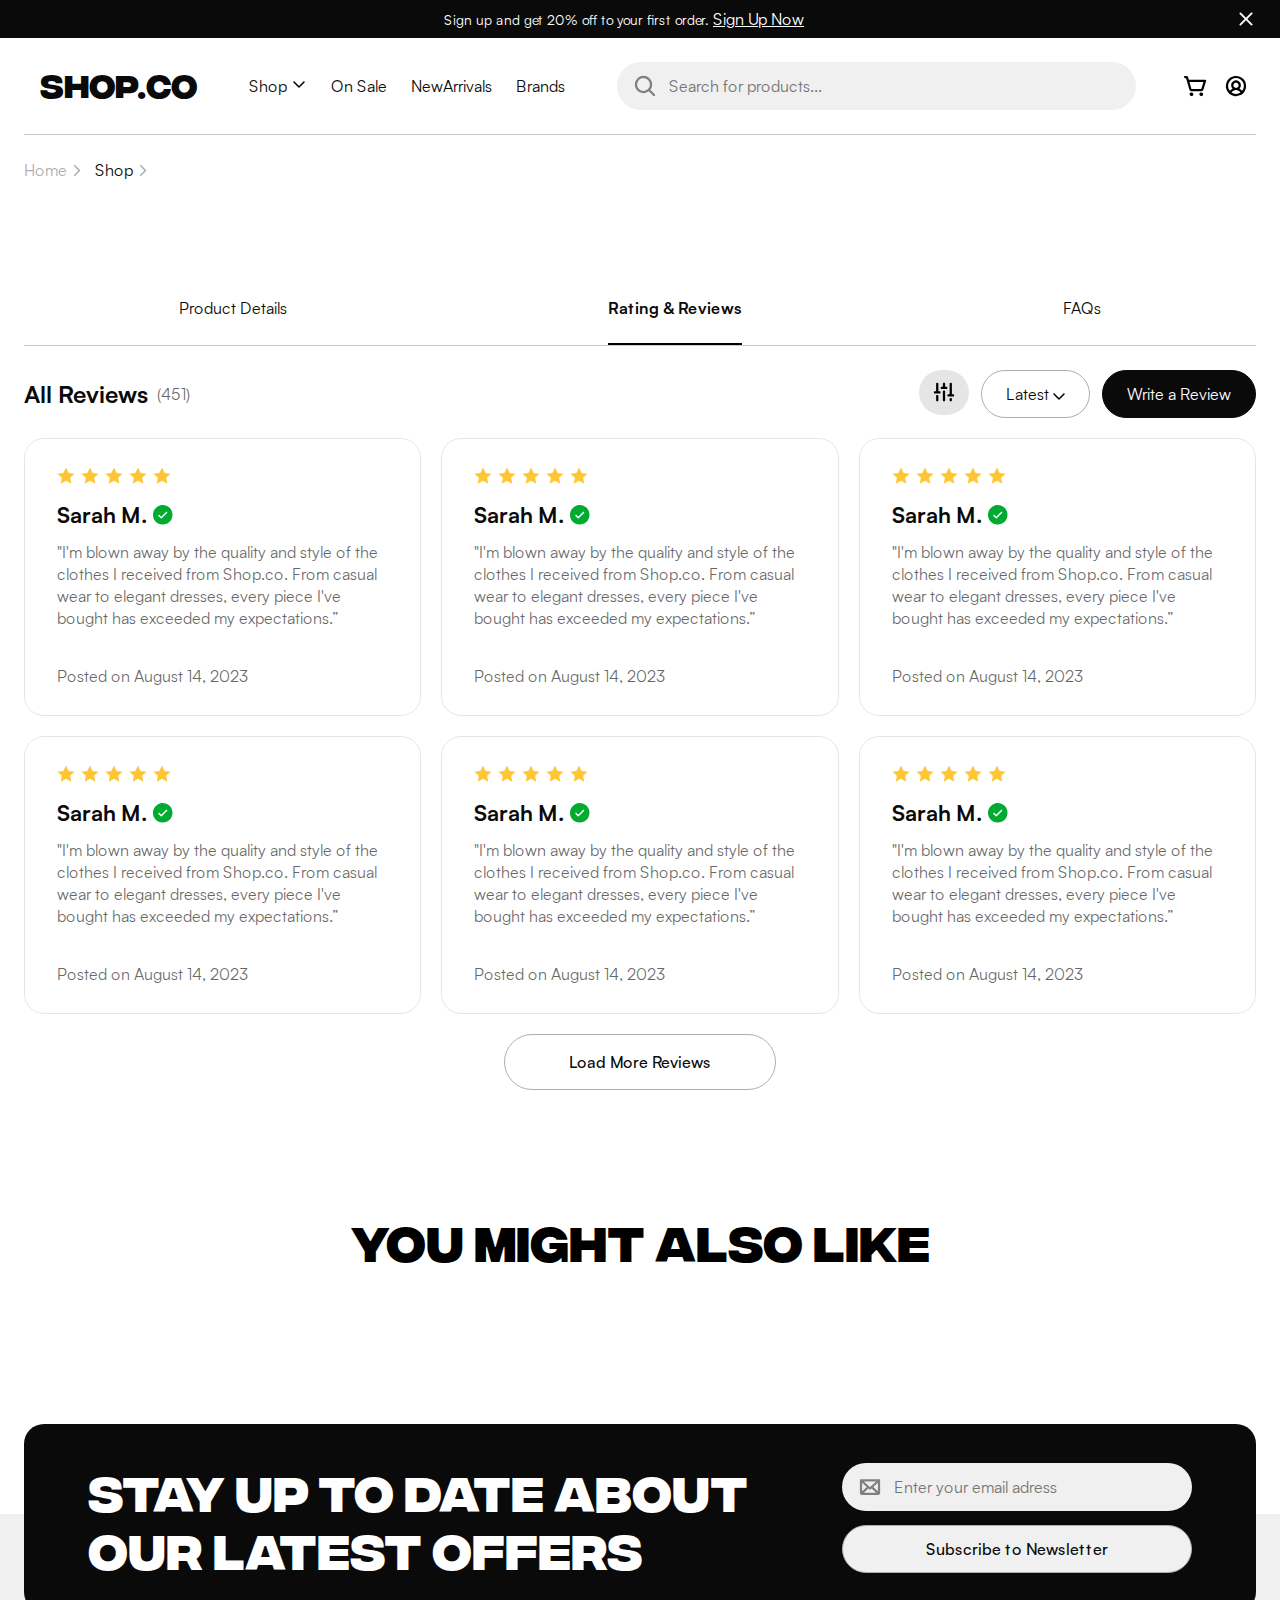
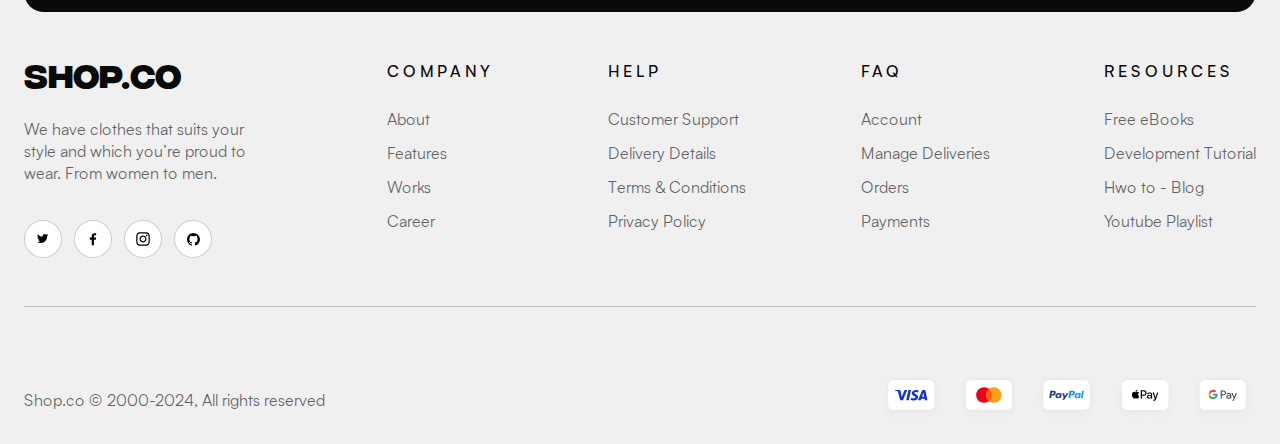
<file: html/product-details.html>
<!DOCTYPE html>
<html lang="en">

<head>
    <meta charset="UTF-8">
    <meta name="viewport" content="width=device-width, initial-scale=1.0">
    <title>Product</title>
    <link rel="stylesheet" href="../css/style.css">
    <link rel="stylesheet" href="../css/product-style.css">
    <link rel="stylesheet" href="../fonts/fonts.css">
    <link rel="stylesheet" href="../css/media.css">
    <link rel="icon" type="image/x-icon" href="../assets/icons/favicon.ico">

</head>

<body>
    <header>
        <div class="offer">
        </div>
        <div class="nav-container container">
        </div>
    </header>
    <main class="container">
        <hr>
        <div class="nav-history gap-12 d-flex-row flex-wrap">
            <a href="index.html" class="history_item d-flex-row">Home
                <svg class="history-icon" width="12" height="7" viewBox="0 0 12 7" fill="none"
                    xmlns="http://www.w3.org/2000/svg">
                    <path
                        d="M11.5306 1.53063L6.5306 6.53063C6.46092 6.60055 6.37813 6.65602 6.28696 6.69388C6.1958 6.73173 6.09806 6.75122 5.99935 6.75122C5.90064 6.75122 5.8029 6.73173 5.71173 6.69388C5.62057 6.65602 5.53778 6.60055 5.4681 6.53063L0.468098 1.53063C0.327202 1.38973 0.248047 1.19864 0.248047 0.999378C0.248047 0.80012 0.327202 0.609024 0.468098 0.468128C0.608994 0.327231 0.800091 0.248077 0.999348 0.248077C1.19861 0.248077 1.3897 0.327231 1.5306 0.468128L5.99997 4.9375L10.4693 0.467503C10.6102 0.326607 10.8013 0.247452 11.0006 0.247452C11.1999 0.247452 11.391 0.326607 11.5318 0.467503C11.6727 0.608399 11.7519 0.799496 11.7519 0.998753C11.7519 1.19801 11.6727 1.38911 11.5318 1.53L11.5306 1.53063Z"
                        fill="rgb(174, 174, 174)" />
                </svg>
            </a>
            <a href="shop.html" class="history_item d-flex-row">Shop
                <svg class="history-icon" width="12" height="7" viewBox="0 0 12 7" fill="none"
                    xmlns="http://www.w3.org/2000/svg">
                    <path
                        d="M11.5306 1.53063L6.5306 6.53063C6.46092 6.60055 6.37813 6.65602 6.28696 6.69388C6.1958 6.73173 6.09806 6.75122 5.99935 6.75122C5.90064 6.75122 5.8029 6.73173 5.71173 6.69388C5.62057 6.65602 5.53778 6.60055 5.4681 6.53063L0.468098 1.53063C0.327202 1.38973 0.248047 1.19864 0.248047 0.999378C0.248047 0.80012 0.327202 0.609024 0.468098 0.468128C0.608994 0.327231 0.800091 0.248077 0.999348 0.248077C1.19861 0.248077 1.3897 0.327231 1.5306 0.468128L5.99997 4.9375L10.4693 0.467503C10.6102 0.326607 10.8013 0.247452 11.0006 0.247452C11.1999 0.247452 11.391 0.326607 11.5318 0.467503C11.6727 0.608399 11.7519 0.799496 11.7519 0.998753C11.7519 1.19801 11.6727 1.38911 11.5318 1.53L11.5306 1.53063Z"
                        fill="rgb(174, 174, 174)" />
                </svg>
            </a>
        </div>
        <section class="section-product grid">
        </section>
        <section class="section-pageChoice">
            <div class="pageChoice d-flex-row">
                <div class="choice_page">
                    <a href="#">Product Details</a>
                </div>
                <div class="choice_page">
                    <a href="#">Rating & Reviews</a>
                </div>
                <div class="choice_page">
                    <a href="#">FAQs</a>
                </div>
            </div>
            <hr>
        </section>
        <section class="section-reviews grid">
            <div class="reviews-header gap-20 d-flex-row flex-wrap">
                <div class="header-left grid">
                    <p class="header_title">All Reviews</p>
                    <p class="review-number">(451)</p>
                </div>
                <div class="header-right gap-12 grid">
                    <div class="filter-btn pill">
                        <svg width="22" height="20" viewBox="0 0 22 20" fill="none" xmlns="http://www.w3.org/2000/svg">
                            <path
                                d="M12.125 9.625V18.25C12.125 18.5484 12.0065 18.8345 11.7955 19.0455C11.5845 19.2565 11.2984 19.375 11 19.375C10.7016 19.375 10.4155 19.2565 10.2045 19.0455C9.99353 18.8345 9.875 18.5484 9.875 18.25V9.625C9.875 9.32663 9.99353 9.04048 10.2045 8.8295C10.4155 8.61853 10.7016 8.5 11 8.5C11.2984 8.5 11.5845 8.61853 11.7955 8.8295C12.0065 9.04048 12.125 9.32663 12.125 9.625ZM17.75 16C17.4516 16 17.1655 16.1185 16.9545 16.3295C16.7435 16.5405 16.625 16.8266 16.625 17.125V18.25C16.625 18.5484 16.7435 18.8345 16.9545 19.0455C17.1655 19.2565 17.4516 19.375 17.75 19.375C18.0484 19.375 18.3345 19.2565 18.5455 19.0455C18.7565 18.8345 18.875 18.5484 18.875 18.25V17.125C18.875 16.8266 18.7565 16.5405 18.5455 16.3295C18.3345 16.1185 18.0484 16 17.75 16ZM20 12.25H18.875V1.75C18.875 1.45163 18.7565 1.16548 18.5455 0.954505C18.3345 0.743526 18.0484 0.625 17.75 0.625C17.4516 0.625 17.1655 0.743526 16.9545 0.954505C16.7435 1.16548 16.625 1.45163 16.625 1.75V12.25H15.5C15.2016 12.25 14.9155 12.3685 14.7045 12.5795C14.4935 12.7905 14.375 13.0766 14.375 13.375C14.375 13.6734 14.4935 13.9595 14.7045 14.1705C14.9155 14.3815 15.2016 14.5 15.5 14.5H20C20.2984 14.5 20.5845 14.3815 20.7955 14.1705C21.0065 13.9595 21.125 13.6734 21.125 13.375C21.125 13.0766 21.0065 12.7905 20.7955 12.5795C20.5845 12.3685 20.2984 12.25 20 12.25ZM4.25 13C3.95163 13 3.66548 13.1185 3.4545 13.3295C3.24353 13.5405 3.125 13.8266 3.125 14.125V18.25C3.125 18.5484 3.24353 18.8345 3.4545 19.0455C3.66548 19.2565 3.95163 19.375 4.25 19.375C4.54837 19.375 4.83452 19.2565 5.0455 19.0455C5.25647 18.8345 5.375 18.5484 5.375 18.25V14.125C5.375 13.8266 5.25647 13.5405 5.0455 13.3295C4.83452 13.1185 4.54837 13 4.25 13ZM6.5 9.25H5.375V1.75C5.375 1.45163 5.25647 1.16548 5.0455 0.954505C4.83452 0.743526 4.54837 0.625 4.25 0.625C3.95163 0.625 3.66548 0.743526 3.4545 0.954505C3.24353 1.16548 3.125 1.45163 3.125 1.75V9.25H2C1.70163 9.25 1.41548 9.36853 1.2045 9.5795C0.993526 9.79048 0.875 10.0766 0.875 10.375C0.875 10.6734 0.993526 10.9595 1.2045 11.1705C1.41548 11.3815 1.70163 11.5 2 11.5H6.5C6.79837 11.5 7.08452 11.3815 7.2955 11.1705C7.50647 10.9595 7.625 10.6734 7.625 10.375C7.625 10.0766 7.50647 9.79048 7.2955 9.5795C7.08452 9.36853 6.79837 9.25 6.5 9.25ZM13.25 4.75H12.125V1.75C12.125 1.45163 12.0065 1.16548 11.7955 0.954505C11.5845 0.743526 11.2984 0.625 11 0.625C10.7016 0.625 10.4155 0.743526 10.2045 0.954505C9.99353 1.16548 9.875 1.45163 9.875 1.75V4.75H8.75C8.45163 4.75 8.16548 4.86853 7.9545 5.0795C7.74353 5.29048 7.625 5.57663 7.625 5.875C7.625 6.17337 7.74353 6.45952 7.9545 6.6705C8.16548 6.88147 8.45163 7 8.75 7H13.25C13.5484 7 13.8345 6.88147 14.0455 6.6705C14.2565 6.45952 14.375 6.17337 14.375 5.875C14.375 5.57663 14.2565 5.29048 14.0455 5.0795C13.8345 4.86853 13.5484 4.75 13.25 4.75Z"
                                fill="black" />
                        </svg>
                    </div>
                    <div class="latest-dropdown secondary-btn pill">Latest
                        <svg class="rotate-icon" width="12" height="7" viewBox="0 0 12 7" fill="none"
                            xmlns="http://www.w3.org/2000/svg">
                            <path
                                d="M11.5306 1.53063L6.5306 6.53063C6.46092 6.60055 6.37813 6.65602 6.28696 6.69388C6.1958 6.73173 6.09806 6.75122 5.99935 6.75122C5.90064 6.75122 5.8029 6.73173 5.71173 6.69388C5.62057 6.65602 5.53778 6.60055 5.4681 6.53063L0.468098 1.53063C0.327202 1.38973 0.248047 1.19864 0.248047 0.999378C0.248047 0.80012 0.327202 0.609024 0.468098 0.468128C0.608994 0.327231 0.800091 0.248077 0.999348 0.248077C1.19861 0.248077 1.3897 0.327231 1.5306 0.468128L5.99997 4.9375L10.4693 0.467503C10.6102 0.326607 10.8013 0.247452 11.0006 0.247452C11.1999 0.247452 11.391 0.326607 11.5318 0.467503C11.6727 0.608399 11.7519 0.799496 11.7519 0.998753C11.7519 1.19801 11.6727 1.38911 11.5318 1.53L11.5306 1.53063Z"
                                fill="black" />
                        </svg>
                    </div>
                    <div class="writeReview-btn primary-btn pill pill-selected">Write a Review</div>
                </div>
            </div>
            <div class="review-cards gap-20">
                <div class="review-card grid">
                    <div class="review-card-rating d-flex-row">
                        <img src="../assets/icons/rating-starFull.svg" alt="star-full">
                        <img src="../assets/icons/rating-starFull.svg" alt="star-full">
                        <img src="../assets/icons/rating-starFull.svg" alt="star-full">
                        <img src="../assets/icons/rating-starFull.svg" alt="star-full">
                        <img src="../assets/icons/rating-starFull.svg" alt="star-full">
                    </div>
                    <div class="review-card-content grid">
                        <div class="content-title d-flex-row">
                            <p class="card_title">Sarah M. </p>
                            <img src="../assets/icons/verified-badge.svg" alt="verified-client">
                        </div>
                        <p class="content-text">"I'm blown away by the quality and style of the clothes I received
                            from Shop.co. From casual wear to elegant dresses, every piece I've bought has exceeded
                            my expectations.”</p>
                        <p class="content-postDate">Posted on August 14, 2023</p>
                    </div>
                </div>
                <div class="review-card grid">
                    <div class="review-card-rating d-flex-row">
                        <img src="../assets/icons/rating-starFull.svg" alt="star-full">
                        <img src="../assets/icons/rating-starFull.svg" alt="star-full">
                        <img src="../assets/icons/rating-starFull.svg" alt="star-full">
                        <img src="../assets/icons/rating-starFull.svg" alt="star-full">
                        <img src="../assets/icons/rating-starFull.svg" alt="star-full">
                    </div>
                    <div class="review-card-content grid">
                        <div class="content-title d-flex-row">
                            <p class="card_title">Sarah M. </p>
                            <img src="../assets/icons/verified-badge.svg" alt="verified-client">
                        </div>
                        <p class="content-text">"I'm blown away by the quality and style of the clothes I received
                            from Shop.co. From casual wear to elegant dresses, every piece I've bought has exceeded
                            my expectations.”</p>
                        <p class="content-postDate">Posted on August 14, 2023</p>
                    </div>
                </div>
                <div class="review-card grid">
                    <div class="review-card-rating d-flex-row">
                        <img src="../assets/icons/rating-starFull.svg" alt="star-full">
                        <img src="../assets/icons/rating-starFull.svg" alt="star-full">
                        <img src="../assets/icons/rating-starFull.svg" alt="star-full">
                        <img src="../assets/icons/rating-starFull.svg" alt="star-full">
                        <img src="../assets/icons/rating-starFull.svg" alt="star-full">
                    </div>
                    <div class="review-card-content grid">
                        <div class="content-title d-flex-row">
                            <p class="card_title">Sarah M. </p>
                            <img src="../assets/icons/verified-badge.svg" alt="verified-client">
                        </div>
                        <p class="content-text">"I'm blown away by the quality and style of the clothes I received
                            from Shop.co. From casual wear to elegant dresses, every piece I've bought has exceeded
                            my expectations.”</p>
                        <p class="content-postDate">Posted on August 14, 2023</p>
                    </div>
                </div>
                <div class="review-card grid">
                    <div class="review-card-rating d-flex-row">
                        <img src="../assets/icons/rating-starFull.svg" alt="star-full">
                        <img src="../assets/icons/rating-starFull.svg" alt="star-full">
                        <img src="../assets/icons/rating-starFull.svg" alt="star-full">
                        <img src="../assets/icons/rating-starFull.svg" alt="star-full">
                        <img src="../assets/icons/rating-starFull.svg" alt="star-full">
                    </div>
                    <div class="review-card-content grid">
                        <div class="content-title d-flex-row">
                            <p class="card_title">Sarah M. </p>
                            <img src="../assets/icons/verified-badge.svg" alt="verified-client">
                        </div>
                        <p class="content-text">"I'm blown away by the quality and style of the clothes I received
                            from Shop.co. From casual wear to elegant dresses, every piece I've bought has exceeded
                            my expectations.”</p>
                        <p class="content-postDate">Posted on August 14, 2023</p>
                    </div>
                </div>
                <div class="review-card grid">
                    <div class="review-card-rating d-flex-row">
                        <img src="../assets/icons/rating-starFull.svg" alt="star-full">
                        <img src="../assets/icons/rating-starFull.svg" alt="star-full">
                        <img src="../assets/icons/rating-starFull.svg" alt="star-full">
                        <img src="../assets/icons/rating-starFull.svg" alt="star-full">
                        <img src="../assets/icons/rating-starFull.svg" alt="star-full">
                    </div>
                    <div class="review-card-content grid">
                        <div class="content-title d-flex-row">
                            <p class="card_title">Sarah M. </p>
                            <img src="../assets/icons/verified-badge.svg" alt="verified-client">
                        </div>
                        <p class="content-text">"I'm blown away by the quality and style of the clothes I received
                            from Shop.co. From casual wear to elegant dresses, every piece I've bought has exceeded
                            my expectations.”</p>
                        <p class="content-postDate">Posted on August 14, 2023</p>
                    </div>
                </div>
                <div class="review-card grid">
                    <div class="review-card-rating d-flex-row">
                        <img src="../assets/icons/rating-starFull.svg" alt="star-full">
                        <img src="../assets/icons/rating-starFull.svg" alt="star-full">
                        <img src="../assets/icons/rating-starFull.svg" alt="star-full">
                        <img src="../assets/icons/rating-starFull.svg" alt="star-full">
                        <img src="../assets/icons/rating-starFull.svg" alt="star-full">
                    </div>
                    <div class="review-card-content grid">
                        <div class="content-title d-flex-row">
                            <p class="card_title">Sarah M. </p>
                            <img src="../assets/icons/verified-badge.svg" alt="verified-client">
                        </div>
                        <p class="content-text">"I'm blown away by the quality and style of the clothes I received
                            from Shop.co. From casual wear to elegant dresses, every piece I've bought has exceeded
                            my expectations.”</p>
                        <p class="content-postDate">Posted on August 14, 2023</p>
                    </div>
                </div>
            </div>
            <div class="reviewViewMore-btn grid">
                <div class="btn secondary-btn">Load More Reviews</div>
            </div>
        </section>
        <section class="section-newArrivals listing-wrapper d-flex-col">
            <h2 class="newArrivals-title">YOU MIGHT ALSO LIKE</h2>
            <div class="newArrivals-list carousel card-list d-flex-row">
            </div>
        </section>
    </main>
    <footer class="footer">
    </footer>
    <script src="../js/productPage/main.js" type="module"></script>

</body>

</html>
</file>
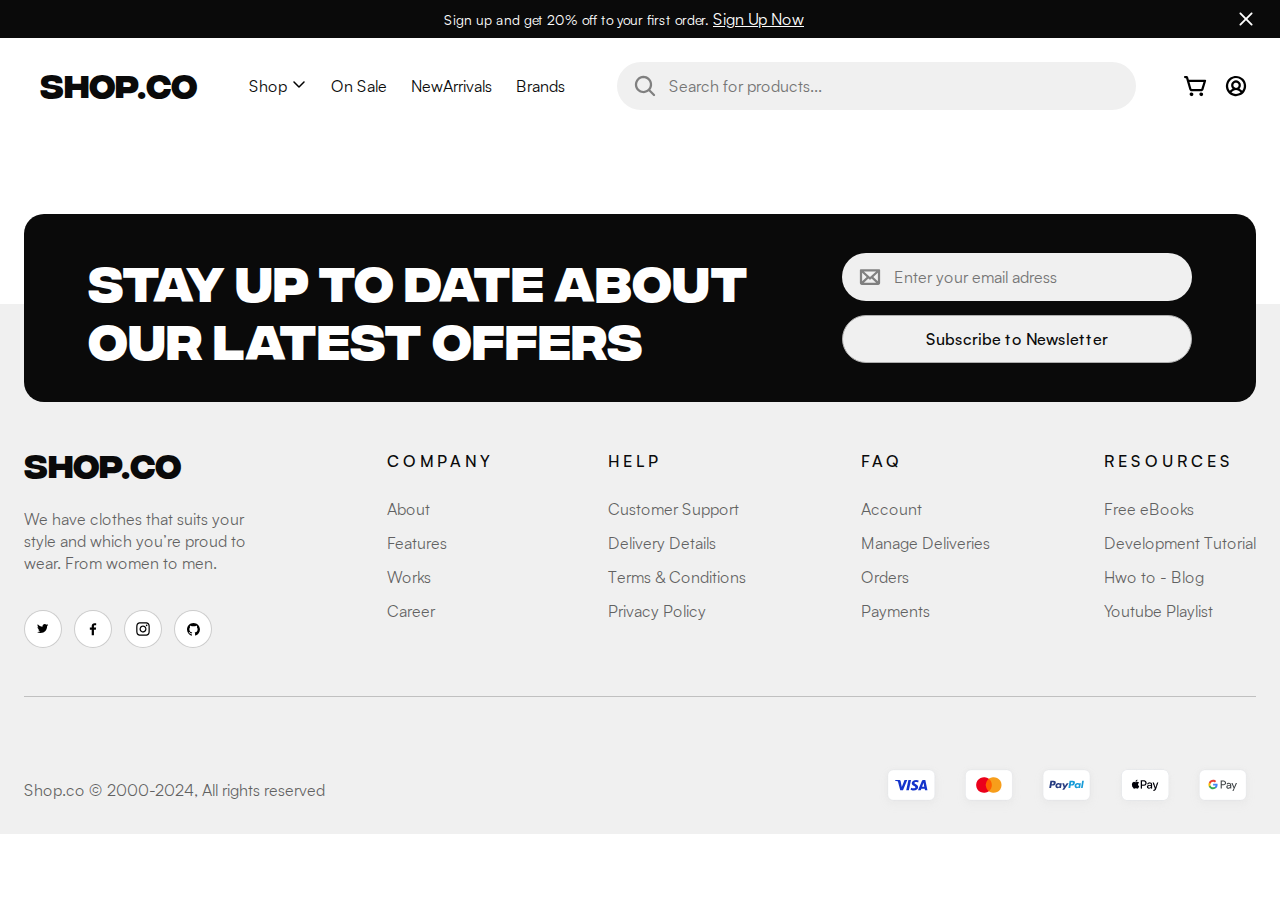
<file: html/user.html>
<!DOCTYPE html>
<html lang="en">

<head>
    <meta charset="UTF-8">
    <meta name="viewport" content="width=device-width, initial-scale=1.0">
    <title>User</title>
    <link rel="stylesheet" href="../css/style.css">
    <link rel="stylesheet" href="../css/media.css">
    <link rel="stylesheet" href="../fonts/fonts.css">
    <link rel="icon" type="image/x-icon" href="../assets/icons/favicon.ico">

</head>

<body>
    <header>
        <div class="offer">
        </div>
        <div class="nav-container container">
        </div>
    </header>
    <main class="container"></main>
    <footer class="footer"></footer>
    <script src="../js/userPage/main.js" type="module"></script>
</body>

</html>
</file>
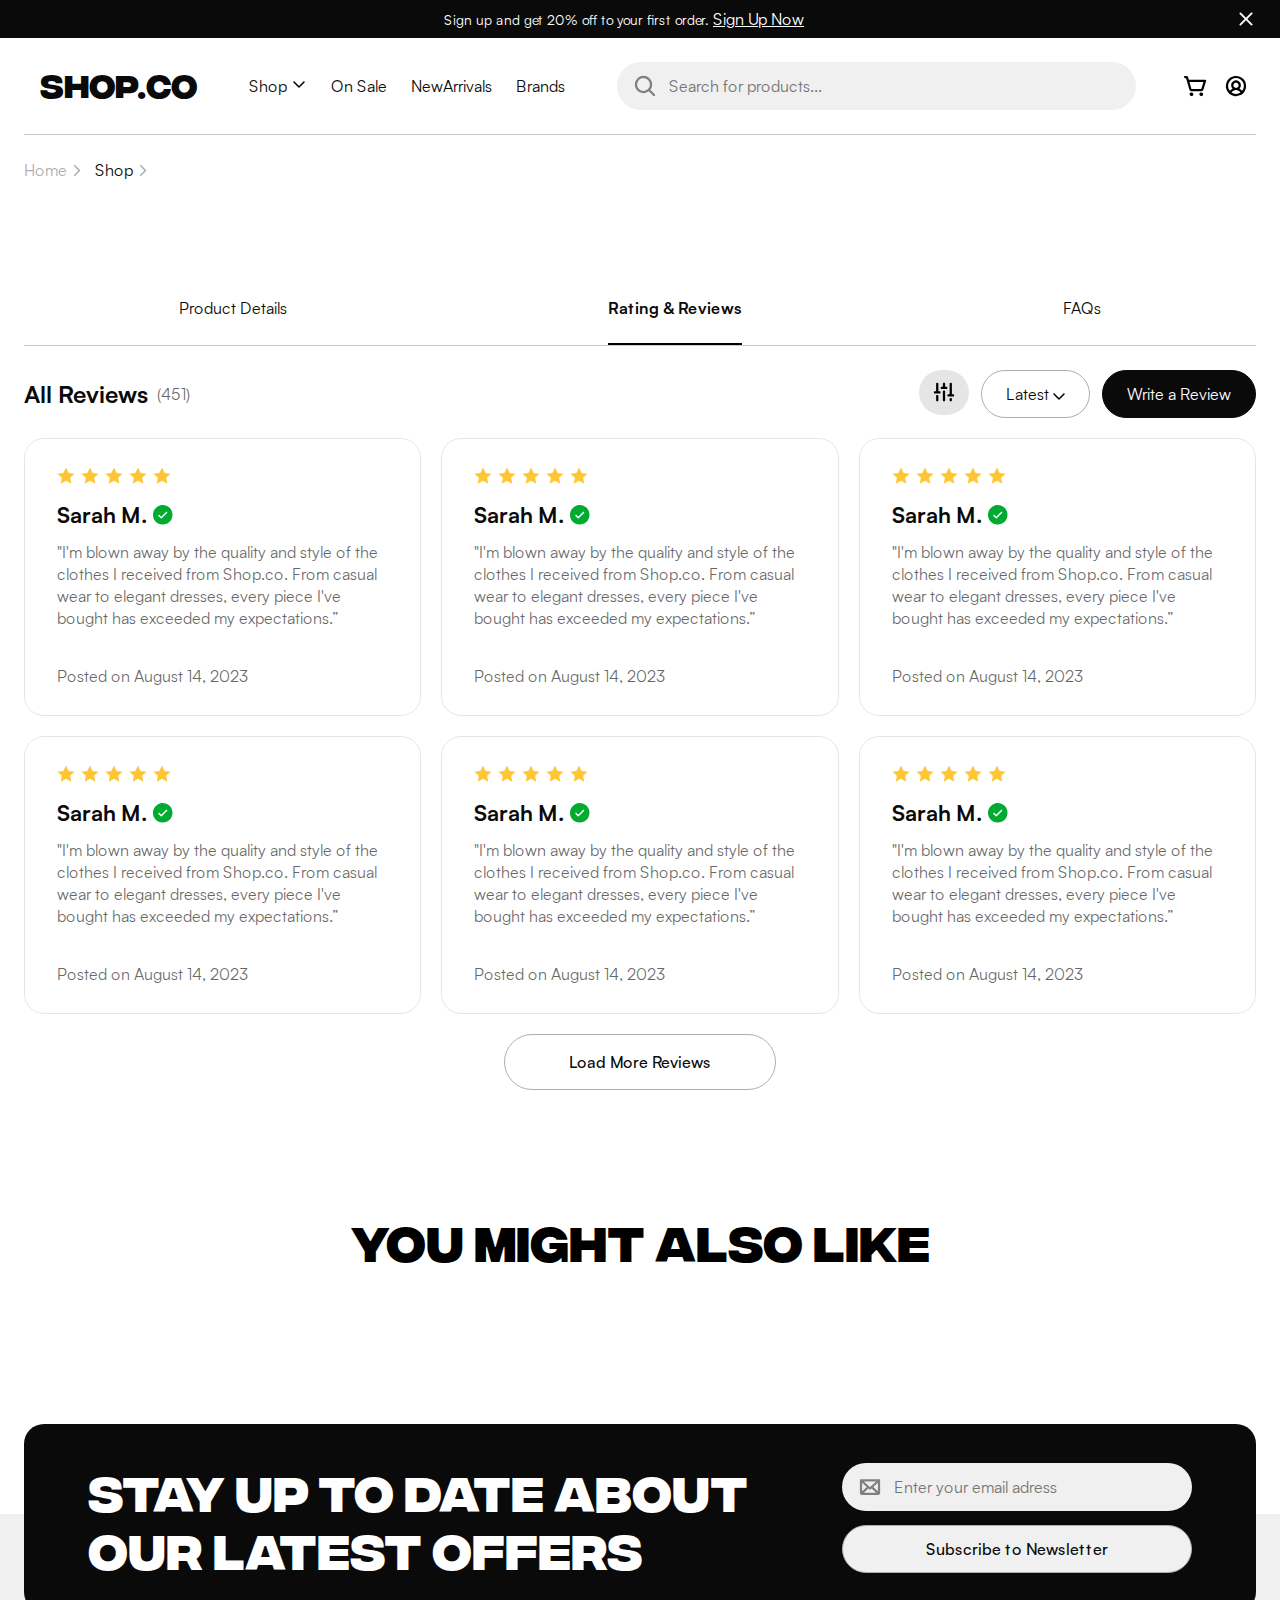
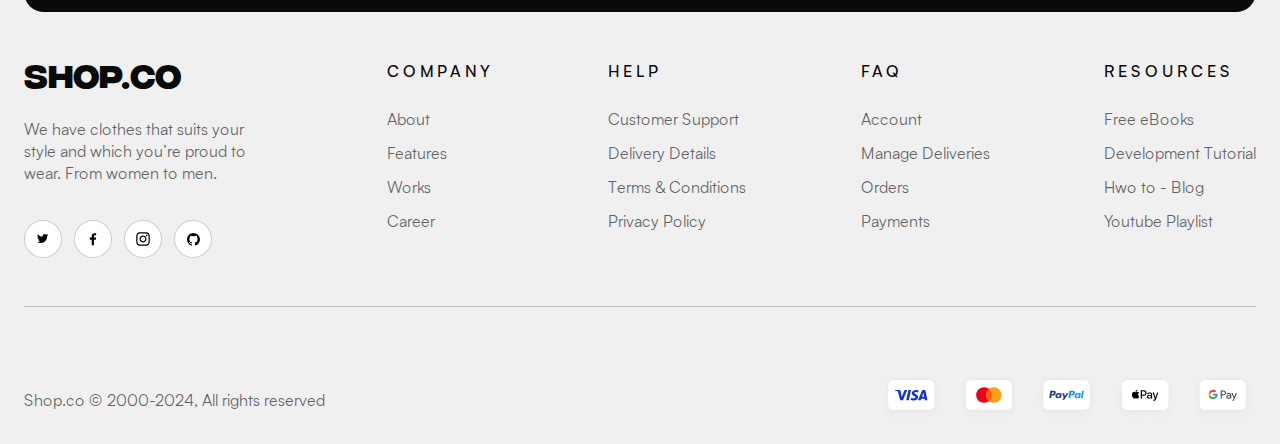
<file: Project/html/product-details.html>
<!DOCTYPE html>
<html lang="en">

<head>
    <meta charset="UTF-8">
    <meta name="viewport" content="width=device-width, initial-scale=1.0">
    <title>Product</title>
    <link rel="stylesheet" href="../css/style.css">
    <link rel="stylesheet" href="../css/product-style.css">
    <link rel="stylesheet" href="../fonts/fonts.css">
    <link rel="stylesheet" href="../css/media.css">
    <link rel="icon" type="image/x-icon" href="../assets/icons/favicon.ico">

</head>

<body>
    <header>
        <div class="offer">
        </div>
        <div class="nav-container container">
        </div>
    </header>
    <main class="container">
        <hr>
        <div class="nav-history gap-12 d-flex-row flex-wrap">
            <a href="home.html" class="history_item d-flex-row">Home
                <svg class="history-icon" width="12" height="7" viewBox="0 0 12 7" fill="none"
                    xmlns="http://www.w3.org/2000/svg">
                    <path
                        d="M11.5306 1.53063L6.5306 6.53063C6.46092 6.60055 6.37813 6.65602 6.28696 6.69388C6.1958 6.73173 6.09806 6.75122 5.99935 6.75122C5.90064 6.75122 5.8029 6.73173 5.71173 6.69388C5.62057 6.65602 5.53778 6.60055 5.4681 6.53063L0.468098 1.53063C0.327202 1.38973 0.248047 1.19864 0.248047 0.999378C0.248047 0.80012 0.327202 0.609024 0.468098 0.468128C0.608994 0.327231 0.800091 0.248077 0.999348 0.248077C1.19861 0.248077 1.3897 0.327231 1.5306 0.468128L5.99997 4.9375L10.4693 0.467503C10.6102 0.326607 10.8013 0.247452 11.0006 0.247452C11.1999 0.247452 11.391 0.326607 11.5318 0.467503C11.6727 0.608399 11.7519 0.799496 11.7519 0.998753C11.7519 1.19801 11.6727 1.38911 11.5318 1.53L11.5306 1.53063Z"
                        fill="rgb(174, 174, 174)" />
                </svg>
            </a>
            <a href="shop.html" class="history_item d-flex-row">Shop
                <svg class="history-icon" width="12" height="7" viewBox="0 0 12 7" fill="none"
                    xmlns="http://www.w3.org/2000/svg">
                    <path
                        d="M11.5306 1.53063L6.5306 6.53063C6.46092 6.60055 6.37813 6.65602 6.28696 6.69388C6.1958 6.73173 6.09806 6.75122 5.99935 6.75122C5.90064 6.75122 5.8029 6.73173 5.71173 6.69388C5.62057 6.65602 5.53778 6.60055 5.4681 6.53063L0.468098 1.53063C0.327202 1.38973 0.248047 1.19864 0.248047 0.999378C0.248047 0.80012 0.327202 0.609024 0.468098 0.468128C0.608994 0.327231 0.800091 0.248077 0.999348 0.248077C1.19861 0.248077 1.3897 0.327231 1.5306 0.468128L5.99997 4.9375L10.4693 0.467503C10.6102 0.326607 10.8013 0.247452 11.0006 0.247452C11.1999 0.247452 11.391 0.326607 11.5318 0.467503C11.6727 0.608399 11.7519 0.799496 11.7519 0.998753C11.7519 1.19801 11.6727 1.38911 11.5318 1.53L11.5306 1.53063Z"
                        fill="rgb(174, 174, 174)" />
                </svg>
            </a>
        </div>
        <section class="section-product grid">
        </section>
        <section class="section-pageChoice">
            <div class="pageChoice d-flex-row">
                <div class="choice_page">
                    <a href="#">Product Details</a>
                </div>
                <div class="choice_page">
                    <a href="#">Rating & Reviews</a>
                </div>
                <div class="choice_page">
                    <a href="#">FAQs</a>
                </div>
            </div>
            <hr>
        </section>
        <section class="section-reviews grid">
            <div class="reviews-header gap-20 d-flex-row flex-wrap">
                <div class="header-left grid">
                    <p class="header_title">All Reviews</p>
                    <p class="review-number">(451)</p>
                </div>
                <div class="header-right gap-12 grid">
                    <div class="filter-btn pill">
                        <svg width="22" height="20" viewBox="0 0 22 20" fill="none" xmlns="http://www.w3.org/2000/svg">
                            <path
                                d="M12.125 9.625V18.25C12.125 18.5484 12.0065 18.8345 11.7955 19.0455C11.5845 19.2565 11.2984 19.375 11 19.375C10.7016 19.375 10.4155 19.2565 10.2045 19.0455C9.99353 18.8345 9.875 18.5484 9.875 18.25V9.625C9.875 9.32663 9.99353 9.04048 10.2045 8.8295C10.4155 8.61853 10.7016 8.5 11 8.5C11.2984 8.5 11.5845 8.61853 11.7955 8.8295C12.0065 9.04048 12.125 9.32663 12.125 9.625ZM17.75 16C17.4516 16 17.1655 16.1185 16.9545 16.3295C16.7435 16.5405 16.625 16.8266 16.625 17.125V18.25C16.625 18.5484 16.7435 18.8345 16.9545 19.0455C17.1655 19.2565 17.4516 19.375 17.75 19.375C18.0484 19.375 18.3345 19.2565 18.5455 19.0455C18.7565 18.8345 18.875 18.5484 18.875 18.25V17.125C18.875 16.8266 18.7565 16.5405 18.5455 16.3295C18.3345 16.1185 18.0484 16 17.75 16ZM20 12.25H18.875V1.75C18.875 1.45163 18.7565 1.16548 18.5455 0.954505C18.3345 0.743526 18.0484 0.625 17.75 0.625C17.4516 0.625 17.1655 0.743526 16.9545 0.954505C16.7435 1.16548 16.625 1.45163 16.625 1.75V12.25H15.5C15.2016 12.25 14.9155 12.3685 14.7045 12.5795C14.4935 12.7905 14.375 13.0766 14.375 13.375C14.375 13.6734 14.4935 13.9595 14.7045 14.1705C14.9155 14.3815 15.2016 14.5 15.5 14.5H20C20.2984 14.5 20.5845 14.3815 20.7955 14.1705C21.0065 13.9595 21.125 13.6734 21.125 13.375C21.125 13.0766 21.0065 12.7905 20.7955 12.5795C20.5845 12.3685 20.2984 12.25 20 12.25ZM4.25 13C3.95163 13 3.66548 13.1185 3.4545 13.3295C3.24353 13.5405 3.125 13.8266 3.125 14.125V18.25C3.125 18.5484 3.24353 18.8345 3.4545 19.0455C3.66548 19.2565 3.95163 19.375 4.25 19.375C4.54837 19.375 4.83452 19.2565 5.0455 19.0455C5.25647 18.8345 5.375 18.5484 5.375 18.25V14.125C5.375 13.8266 5.25647 13.5405 5.0455 13.3295C4.83452 13.1185 4.54837 13 4.25 13ZM6.5 9.25H5.375V1.75C5.375 1.45163 5.25647 1.16548 5.0455 0.954505C4.83452 0.743526 4.54837 0.625 4.25 0.625C3.95163 0.625 3.66548 0.743526 3.4545 0.954505C3.24353 1.16548 3.125 1.45163 3.125 1.75V9.25H2C1.70163 9.25 1.41548 9.36853 1.2045 9.5795C0.993526 9.79048 0.875 10.0766 0.875 10.375C0.875 10.6734 0.993526 10.9595 1.2045 11.1705C1.41548 11.3815 1.70163 11.5 2 11.5H6.5C6.79837 11.5 7.08452 11.3815 7.2955 11.1705C7.50647 10.9595 7.625 10.6734 7.625 10.375C7.625 10.0766 7.50647 9.79048 7.2955 9.5795C7.08452 9.36853 6.79837 9.25 6.5 9.25ZM13.25 4.75H12.125V1.75C12.125 1.45163 12.0065 1.16548 11.7955 0.954505C11.5845 0.743526 11.2984 0.625 11 0.625C10.7016 0.625 10.4155 0.743526 10.2045 0.954505C9.99353 1.16548 9.875 1.45163 9.875 1.75V4.75H8.75C8.45163 4.75 8.16548 4.86853 7.9545 5.0795C7.74353 5.29048 7.625 5.57663 7.625 5.875C7.625 6.17337 7.74353 6.45952 7.9545 6.6705C8.16548 6.88147 8.45163 7 8.75 7H13.25C13.5484 7 13.8345 6.88147 14.0455 6.6705C14.2565 6.45952 14.375 6.17337 14.375 5.875C14.375 5.57663 14.2565 5.29048 14.0455 5.0795C13.8345 4.86853 13.5484 4.75 13.25 4.75Z"
                                fill="black" />
                        </svg>
                    </div>
                    <div class="latest-dropdown secondary-btn pill">Latest
                        <svg class="rotate-icon" width="12" height="7" viewBox="0 0 12 7" fill="none"
                            xmlns="http://www.w3.org/2000/svg">
                            <path
                                d="M11.5306 1.53063L6.5306 6.53063C6.46092 6.60055 6.37813 6.65602 6.28696 6.69388C6.1958 6.73173 6.09806 6.75122 5.99935 6.75122C5.90064 6.75122 5.8029 6.73173 5.71173 6.69388C5.62057 6.65602 5.53778 6.60055 5.4681 6.53063L0.468098 1.53063C0.327202 1.38973 0.248047 1.19864 0.248047 0.999378C0.248047 0.80012 0.327202 0.609024 0.468098 0.468128C0.608994 0.327231 0.800091 0.248077 0.999348 0.248077C1.19861 0.248077 1.3897 0.327231 1.5306 0.468128L5.99997 4.9375L10.4693 0.467503C10.6102 0.326607 10.8013 0.247452 11.0006 0.247452C11.1999 0.247452 11.391 0.326607 11.5318 0.467503C11.6727 0.608399 11.7519 0.799496 11.7519 0.998753C11.7519 1.19801 11.6727 1.38911 11.5318 1.53L11.5306 1.53063Z"
                                fill="black" />
                        </svg>
                    </div>
                    <div class="writeReview-btn primary-btn pill pill-selected">Write a Review</div>
                </div>
            </div>
            <div class="review-cards gap-20">
                <div class="review-card grid">
                    <div class="review-card-rating d-flex-row">
                        <img src="../assets/icons/rating-starFull.svg" alt="star-full">
                        <img src="../assets/icons/rating-starFull.svg" alt="star-full">
                        <img src="../assets/icons/rating-starFull.svg" alt="star-full">
                        <img src="../assets/icons/rating-starFull.svg" alt="star-full">
                        <img src="../assets/icons/rating-starFull.svg" alt="star-full">
                    </div>
                    <div class="review-card-content grid">
                        <div class="content-title d-flex-row">
                            <p class="card_title">Sarah M. </p>
                            <img src="../assets/icons/verified-badge.svg" alt="verified-client">
                        </div>
                        <p class="content-text">"I'm blown away by the quality and style of the clothes I received
                            from Shop.co. From casual wear to elegant dresses, every piece I've bought has exceeded
                            my expectations.”</p>
                        <p class="content-postDate">Posted on August 14, 2023</p>
                    </div>
                </div>
                <div class="review-card grid">
                    <div class="review-card-rating d-flex-row">
                        <img src="../assets/icons/rating-starFull.svg" alt="star-full">
                        <img src="../assets/icons/rating-starFull.svg" alt="star-full">
                        <img src="../assets/icons/rating-starFull.svg" alt="star-full">
                        <img src="../assets/icons/rating-starFull.svg" alt="star-full">
                        <img src="../assets/icons/rating-starFull.svg" alt="star-full">
                    </div>
                    <div class="review-card-content grid">
                        <div class="content-title d-flex-row">
                            <p class="card_title">Sarah M. </p>
                            <img src="../assets/icons/verified-badge.svg" alt="verified-client">
                        </div>
                        <p class="content-text">"I'm blown away by the quality and style of the clothes I received
                            from Shop.co. From casual wear to elegant dresses, every piece I've bought has exceeded
                            my expectations.”</p>
                        <p class="content-postDate">Posted on August 14, 2023</p>
                    </div>
                </div>
                <div class="review-card grid">
                    <div class="review-card-rating d-flex-row">
                        <img src="../assets/icons/rating-starFull.svg" alt="star-full">
                        <img src="../assets/icons/rating-starFull.svg" alt="star-full">
                        <img src="../assets/icons/rating-starFull.svg" alt="star-full">
                        <img src="../assets/icons/rating-starFull.svg" alt="star-full">
                        <img src="../assets/icons/rating-starFull.svg" alt="star-full">
                    </div>
                    <div class="review-card-content grid">
                        <div class="content-title d-flex-row">
                            <p class="card_title">Sarah M. </p>
                            <img src="../assets/icons/verified-badge.svg" alt="verified-client">
                        </div>
                        <p class="content-text">"I'm blown away by the quality and style of the clothes I received
                            from Shop.co. From casual wear to elegant dresses, every piece I've bought has exceeded
                            my expectations.”</p>
                        <p class="content-postDate">Posted on August 14, 2023</p>
                    </div>
                </div>
                <div class="review-card grid">
                    <div class="review-card-rating d-flex-row">
                        <img src="../assets/icons/rating-starFull.svg" alt="star-full">
                        <img src="../assets/icons/rating-starFull.svg" alt="star-full">
                        <img src="../assets/icons/rating-starFull.svg" alt="star-full">
                        <img src="../assets/icons/rating-starFull.svg" alt="star-full">
                        <img src="../assets/icons/rating-starFull.svg" alt="star-full">
                    </div>
                    <div class="review-card-content grid">
                        <div class="content-title d-flex-row">
                            <p class="card_title">Sarah M. </p>
                            <img src="../assets/icons/verified-badge.svg" alt="verified-client">
                        </div>
                        <p class="content-text">"I'm blown away by the quality and style of the clothes I received
                            from Shop.co. From casual wear to elegant dresses, every piece I've bought has exceeded
                            my expectations.”</p>
                        <p class="content-postDate">Posted on August 14, 2023</p>
                    </div>
                </div>
                <div class="review-card grid">
                    <div class="review-card-rating d-flex-row">
                        <img src="../assets/icons/rating-starFull.svg" alt="star-full">
                        <img src="../assets/icons/rating-starFull.svg" alt="star-full">
                        <img src="../assets/icons/rating-starFull.svg" alt="star-full">
                        <img src="../assets/icons/rating-starFull.svg" alt="star-full">
                        <img src="../assets/icons/rating-starFull.svg" alt="star-full">
                    </div>
                    <div class="review-card-content grid">
                        <div class="content-title d-flex-row">
                            <p class="card_title">Sarah M. </p>
                            <img src="../assets/icons/verified-badge.svg" alt="verified-client">
                        </div>
                        <p class="content-text">"I'm blown away by the quality and style of the clothes I received
                            from Shop.co. From casual wear to elegant dresses, every piece I've bought has exceeded
                            my expectations.”</p>
                        <p class="content-postDate">Posted on August 14, 2023</p>
                    </div>
                </div>
                <div class="review-card grid">
                    <div class="review-card-rating d-flex-row">
                        <img src="../assets/icons/rating-starFull.svg" alt="star-full">
                        <img src="../assets/icons/rating-starFull.svg" alt="star-full">
                        <img src="../assets/icons/rating-starFull.svg" alt="star-full">
                        <img src="../assets/icons/rating-starFull.svg" alt="star-full">
                        <img src="../assets/icons/rating-starFull.svg" alt="star-full">
                    </div>
                    <div class="review-card-content grid">
                        <div class="content-title d-flex-row">
                            <p class="card_title">Sarah M. </p>
                            <img src="../assets/icons/verified-badge.svg" alt="verified-client">
                        </div>
                        <p class="content-text">"I'm blown away by the quality and style of the clothes I received
                            from Shop.co. From casual wear to elegant dresses, every piece I've bought has exceeded
                            my expectations.”</p>
                        <p class="content-postDate">Posted on August 14, 2023</p>
                    </div>
                </div>
            </div>
            <div class="reviewViewMore-btn grid">
                <div class="btn secondary-btn">Load More Reviews</div>
            </div>
        </section>
        <section class="section-newArrivals listing-wrapper d-flex-col">
            <h2 class="newArrivals-title">YOU MIGHT ALSO LIKE</h2>
            <div class="newArrivals-list carousel card-list d-flex-row">
            </div>
        </section>
    </main>
    <footer class="footer">
    </footer>
    <script src="../js/productPage/main.js" type="module"></script>

</body>

</html>
</file>
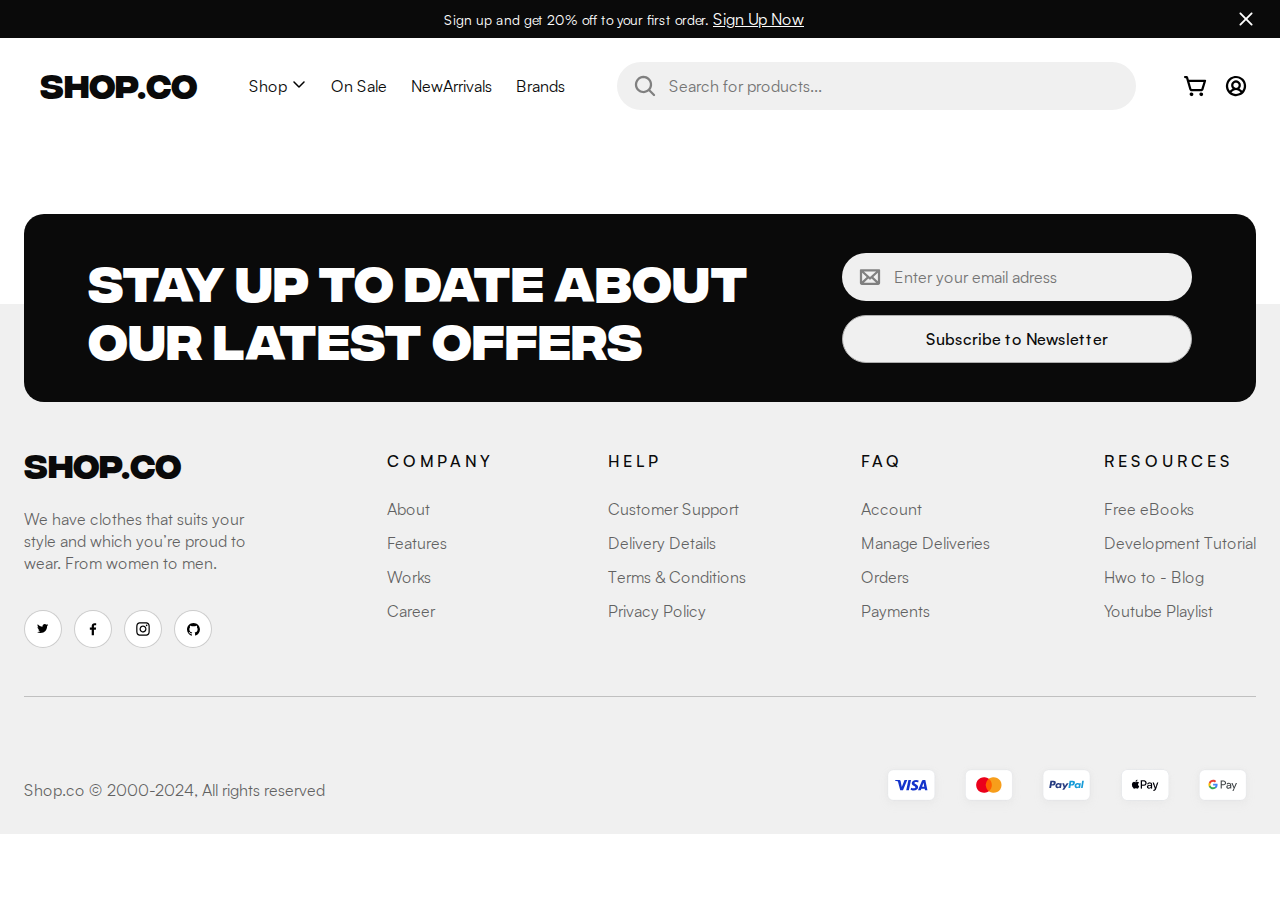
<file: Project/html/user.html>
<!DOCTYPE html>
<html lang="en">

<head>
    <meta charset="UTF-8">
    <meta name="viewport" content="width=device-width, initial-scale=1.0">
    <title>User</title>
    <link rel="stylesheet" href="../css/style.css">
    <link rel="stylesheet" href="../css/media.css">
    <link rel="stylesheet" href="../fonts/fonts.css">
    <link rel="icon" type="image/x-icon" href="../assets/icons/favicon.ico">

</head>

<body>
    <header>
        <div class="offer">
        </div>
        <div class="nav-container container">
        </div>
    </header>
    <main class="container"></main>
    <footer class="footer"></footer>
    <script src="../js/userPage/main.js" type="module"></script>
</body>

</html>
</file>
<file: css/style.css>
:root {
  --color-black: #0a0a0a;
  --color-black-10: rgba(0, 0, 0, 0.1);
  --color-black-20: rgba(0, 0, 0, 0.2);
  --color-body-gray: rgba(0, 0, 0, 0.6);
  --color-price-gray: rgb(174, 174, 174);
  --color-section-bg-gray: #f0f0f0;
  --color-red: #ff3333;
}
* {
  box-sizing: border-box;
  margin: 0;
  padding: 0;
}
h1,
h2,
h3 {
  font-family: "IntegralCF-Bold", sans-serif;
}
h1 {
  font-size: 64px;
}
h2 {
  font-size: 48px;
}
h3 {
  font-size: 40px;
  font-family: "Satoshi-Bold";
}
h4 {
  font-size: 36px;
  font-family: "Satoshi-Bold";
}
h5 {
  font-size: 20px;
  font-family: "Satoshi-Bold";
}
li {
  list-style: none;
  height: auto;
}
a {
  text-decoration: none;
  color: var(--color-black);
}
a:hover {
  font-weight: 600;
}
p {
  color: var(--color-body-gray);
}
hr {
  height: 1px;
  background-color: var(--color-black-20);
  border-width: 0;
  width: 100%;
}
body,
input {
  font-size: 16px;
  font-family: "Satoshi-Regular", sans-serif;
}
label {
  height: 24px;
}
input {
  width: 100%;
  border: none;
  outline: none;
  background-color: transparent;
}
input[type="checkbox"] {
  display: none;
}
input:focus + label svg path {
  fill: var(--color-black);
}
.product_qty {
  gap: 20px;
  div {
    font-family: "Satoshi-bold";
  }
}

.listing-wrapper {
  gap: 56px;
  padding-top: 120px;
}

.p-small {
  font-size: 14px;
}
.container {
  max-width: 1288px;
  margin: 0 auto;
  padding-inline: 24px;
  position: relative;
}
.flex-wrap {
  flex-wrap: wrap;
}
.d-flex-row {
  display: flex;
}
.d-flex-col {
  display: flex;
  flex-direction: column;
}
.flex-al-center {
  align-items: center;
}
.justfy-center {
  justify-content: center;
}
.justfy-sp-between {
  justify-content: space-between;
}
.pill {
  padding: 12px 24px;
  border-radius: 62px;
  cursor: pointer;
  background-color: var(--color-black-10);
  white-space: nowrap;
}
.pill-small {
  font-size: 12px;
}
.pill-selected {
  color: white;
  background-color: var(--color-black);
}
.discount-pill {
  padding: 6px 12px;
  font-size: clamp(0.75rem, 0.709rem + 0.207vw, 0.875rem);
  background-color: rgba(255, 51, 51, 0.1);
  color: var(--color-red);
  font-family: "Satoshi-Medium";
  height: 26px;
}
header {
  position: relative;
}
header .offer {
  background-color: var(--color-black);
}
header .offer_text {
  font-size: clamp(0.75rem, 0.714rem + 0.179vw, 0.875rem);
  text-align: center;
  color: white;
  margin-inline: auto;
}
header .offer_link {
  font-size: 16px;
  text-decoration: underline;
  color: white;
}
header .offer-content {
  gap: 12px;
  align-items: center;
  padding-top: 8px;
  padding-bottom: 8px;
}
header .offer_icon {
  width: 20px;
  height: 20px;
}
.qty_btn {
  width: 20px;
  height: 20px;
  font-size: 24px;
  justify-content: center;
}
.nav_list-item a {
  gap: 4px;
  display: block;
}
.rotate-icon {
  transition: cubic-bezier(0.42, 0, 0.24, 1.28) 0.4s;
  cursor: pointer;
}
a:hover .rotate-icon,
.rotate-icon:hover {
  transform: rotate(180deg);
}
.nav {
  background-color: white;
  padding-top: 24px;
  padding-bottom: 24px;
  gap: 40px;
  position: relative;
}
.nav_list .nav_list-item:first {
  position: relative;
}
.nav_list-item:hover .shop-links {
  display: flex;
  flex-direction: column;
}
.nav_list-link {
  padding: 12px 12px;
  white-space: nowrap;
}
.shop-links {
  position: absolute;
  display: none;
  color: black;
  background-color: white;
  width: 200px;
  z-index: 999;
}
.shop-link {
  padding: 8px 24px;
}
.shop-link:hover {
  background-color: var(--color-black-10);
}
.nav-logo {
  gap: 16px;
}
#nav-burger {
  display: none;
  height: 32px;
  cursor: pointer;
}
.nav-toggle-checkbox {
  display: none;
}
.nav-toggle-checkbox:checked + .nav_list {
  display: flex;
}
.nav-mobile .nav_list {
  display: none;
  padding-top: 16px;
  padding-bottom: 16px;
  position: absolute;
  flex-direction: column;
  width: calc(100vw);
  margin-left: -16px;
  background-color: white;
  z-index: 999;
}
.nav-mobile .nav_list li a {
  padding: 12px 24px;
}
.logo-name {
  font-family: "IntegralCF-Bold", sans-serif;
  font-size: clamp(1.5rem, 1.258rem + 1.212vw, 2rem);
  margin-top: -6px;
}

.icon-input {
  gap: 12px;
  padding: 12px 16px;
  border-radius: 62px;
  flex-direction: row-reverse;
  background-color: var(--color-section-bg-gray);
}
.nav_search {
  width: -webkit-fill-available;
}
.user_actions a {
  padding: 8px;
  height: 40px;
}
.user_actions a:nth-child(1) {
  display: none;
}
.nav-history {
  margin-top: 24px;
  width: 100%;
  gap: 12px;
}
.history_item {
  align-items: center;
  gap: 4px;
  color: var(--color-price-gray);
  text-transform: capitalize;
}
.history_item:hover {
  color: var(--color-black);
  path {
    fill: var(--color-black);
  }
}
.history_item:last-child {
  color: var(--color-black);
}
.history-icon {
  transform: rotate(-90deg);
}
.section-hero {
  position: relative;
  background-image: url(../assets/images/hero/hero-image.svg);
  background-repeat: no-repeat;
  background-position: top;
  background-size: cover;
}

.hero-mobile-image {
  display: none;
}
.hero_offer {
  padding: 104px 0 104px 0;
  max-width: 50%;
  gap: 32px;
}
.hero_offer-ratings {
  justify-content: space-between;
  padding-top: 16px;
}
.rating-text {
  white-space: nowrap;
}
.rating-vLine {
  width: 54px;
}

.hero_decoration-1 {
  position: absolute;
  top: 298px;
  right: 534px;
}
.hero_decoration-2 {
  position: absolute;
  height: 104px;
  top: 86px;
  right: 0px;
}
.section-sponsor {
  background-color: var(--color-black);
}
.sponsors {
  padding-top: 44px;
  padding-bottom: 44px;
  gap: 34px;
  flex-wrap: wrap;
  align-items: center;
  justify-content: space-between;
}
.section-newArrivals,
.section-topRating {
  text-align: center;
}
.newArrivals-cta,
.topRating-cta {
  margin: 0 auto;
}
.carousel {
  padding-bottom: 20px;
  overflow-x: auto;
  scroll-behavior: smooth;
}
.carousel::-webkit-scrollbar {
  display: none;
}
.card-list {
  justify-content: space-between;
  gap: 20px;
  align-items: flex-start;
}

.card-actions {
  gap: 12px;
  cursor: pointer;
  display: none;
  justify-content: space-between;
}
.card-actions > * {
  width: 100%;
}
.product-card {
  gap: 16px;
  flex: 0 0 calc(33.33% - 20px);
  text-align: left;
  border-radius: 20px;
  max-width: 284px;
  max-height: 400px;
}
.product-card:hover .card-actions {
  display: flex;
}

.card_img {
  border-radius: 20px;
  background-color: #f0eeed;
  overflow: hidden;
  aspect-ratio: 1 / 1;
}
.card_img img {
  object-fit: cover;
  object-position: middle;
  width: 100%;
  height: 100%;
}
.card_context {
  gap: 8px;
}
.card_rating {
  gap: 12px;
}
.rating_icons {
  gap: 6px;
}
.card_title {
  font-size: 22px;
  font-family: "Satoshi-Bold";
  color: var(--color-black);
  white-space: nowrap; /* Previne trecerea textului la rând nou */
  overflow: hidden; /* Ascunde textul care depășește lățimea */
  text-overflow: ellipsis; /* Afișează puncte de suspensie pentru textul ascuns */
}
.rating_score {
  color: var(--color-black);
  span {
    color: var(--color-body-gray);
  }
}
.product_price {
  color: var(--color-black);
  font-size: 24px;
  font-family: "Satoshi-Bold";
}
.product_price-old {
  color: var(--color-price-gray);
  text-decoration: line-through;
}

.btn {
  font-family: "Satoshi-Medium";
  display: inline-block;
  cursor: pointer;
  width: fit-content;
  border-radius: 62px;
  padding: 16px 64px;
}
.btn,
.pill {
  font-size: clamp(0.875rem, 0.75rem + 0.625vw, 1rem);
  text-align: center;
  transition: all 0.4s;
  height: min-content;
}
.primary-btn {
  background-color: var(--color-black);
  color: white;
  border: 1px solid var(--color-black);
}
.primary-btn:hover {
  background-color: white;
  color: var(--color-black);
  path {
    fill: var(--color-black);
  }
}
.secondary-btn {
  color: var(--color-black);
  border: 1px solid var(--color-price-gray);
  background-color: white;
  transition: 0.4s;
}
.secondary-btn:hover {
  border-color: #0a0a0a;
}
.product_discount {
  gap: 12px;
  flex-wrap: wrap;
  align-items: center;
}
.section-topRating {
  padding-top: 64px;
}
.section-dressStyle {
  margin-top: 80px;
  background-color: var(--color-section-bg-gray);
  padding: 70px 64px;
  gap: 64px;
  align-items: center;
  border-radius: 40px;
}
.dressStyle-categories {
  flex-wrap: wrap;
  gap: 20px;
}

.categories-row-1,
.categories-row-2 {
  gap: 20px;
  width: 100%;
}
.dressStyle_category {
  background-repeat: no-repeat;
  background-size: cover;
  transition: all 0.4s;
}
.dressStyle_category:hover {
  box-shadow: 6px 6px 20px var(--color-black-10);
  height: 296px;
}
.small-categ {
  max-width: 408px;
}
.categories-row-1 .dressStyle_category:nth-child(1) {
  background-image: url(../assets/images/dressStyle/dressStyle-casual.jpg);
}
.categories-row-1 .dressStyle_category:nth-child(2) {
  background-image: url(../assets/images/dressStyle/dressStyle-formal.png);
  width: 100%;
}
.categories-row-2 .dressStyle_category:nth-child(1) {
  background-image: url(../assets/images/dressStyle/dressStyle-party.png);
  width: 100%;
}
.categories-row-2 .dressStyle_category:nth-child(2) {
  background-image: url(../assets/images/dressStyle/dressStyle-gym.png);
}

.category_name {
  padding-left: 36px;
  padding-top: 26px;
}
.dressStyle_category {
  min-width: 408px;
  height: 290px;
  border-radius: 20px;
}
.section-review {
  margin-top: 80px;
}
.review-head {
  justify-content: space-between;
  align-items: flex-end;
  gap: 24px;
  flex-wrap: wrap;
}
.arrow-group {
  gap: 16px;
}
.arrow-group a {
  height: 24px;
}
.arrow-group a:nth-child(1) {
  transform: rotate(180deg);
}
.review-list {
  gap: 20px;
  margin-top: 40px;
}
.review-card {
  gap: 16px;
  padding: 28px 32px;
  border-radius: 20px;
  max-width: 400px;
  min-width: 280px;
  border: 1px solid var(--color-black-10);
}
.review-card-rating {
  gap: 6px;
}
.review-card-content {
  gap: 12px;
}
.review-card-content .content-title {
  gap: 4px;
  align-items: center;
}
.section-newslatter {
  margin-top: -90px;
  background-color: var(--color-black);
  color: white;
  padding: 36px 64px;
  border-radius: 20px;
}

.newslatter {
  justify-content: space-between;
  align-items: center;
}
.newslatter-title {
  width: 62%;
}
.newslatter-form {
  display: flex;
  flex-direction: column;
  gap: 14px;
  width: 350px;
}
.newslatter-submit {
  background-color: var(--color-section-bg-gray);
  font-family: "Satoshi-Medium";
  cursor: pointer;
  color: var(--color-black);
}
.footer {
  background-color: var(--color-section-bg-gray);
  position: relative;
  margin-top: 170px;
  align-items: center;
}
.footer-content {
  gap: 48px;
  width: 100%;
}
.footer-list {
  justify-content: space-between;
  flex-wrap: wrap;
  gap: 16px;
  row-gap: 48px;
}
.footer-head {
  gap: 26px;
  max-width: 248px;
}
.footer-info:nth-child(1) {
  gap: 36px;
}
.footer-info {
  gap: 26px;
}
.footer-social {
  gap: 12px;
}
.footer-social_item {
  align-items: center;
  justify-content: center;
  width: 38px;
  height: 38px;
  border: 1px solid var(--color-black-20);
  background-color: white;
  border-radius: 100px;
}
.footer-social_item:hover {
  background-color: var(--color-black);
}
.footer-social_item:hover svg path {
  fill: white;
}
.footer-info_menu {
  gap: 12px;
}
.footer-info_title {
  font-family: "Satoshi-Medium";
  color: var(--color-black);
  letter-spacing: 4px;
}
.footer-info_menu a {
  color: var(--color-body-gray);
}
.footer-credits {
  padding-top: 20px;
  padding-bottom: 20px;
  justify-content: space-between;

  flex-wrap: wrap;
}
.footer-payment-list {
  gap: 12px;
}
</file>
<file: css/product-style.css>
.min-content {
  width: min-content;
}

.grid {
  display: grid;
  height: min-content;
}
.grid-col {
  display: grid;
  grid-auto-flow: column;
}
.gap-10 {
  gap: 10px;
}
.gap-12 {
  gap: 12px;
}
.gap-14 {
  gap: 14px;
}
.gap-16 {
  gap: 16px;
}
.gap-20 {
  gap: 20px;
}
.nav {
  gap: 40px;
  justify-content: space-between;
}
.nav-history,
.rating_score {
  text-wrap: nowrap;
}
.nav-toggle-checkbox:checked + .nav_list {
  display: grid;
  grid-auto-flow: row;
  justify-items: center;
}

.shop-links {
  display: none;
}

.section-product {
  grid-template-columns: repeat(auto-fit, minmax(400px, 1fr));
  margin-top: 36px;
  gap: 40px;
}
.product-gallery {
  grid-template-columns: 1fr 6fr;
  align-items: start;
  height: 100%;
  width: 100%;
}
.gallery {
  min-width: 86px;
}

.gallery-item {
  width: 100%;
  opacity: 0.6;
  transition: 0.4s;
}
.gallery-item:hover {
  cursor: pointer;
}
.gallery-item--selected {
  border: 1px solid black;
  border-radius: 6px;
  opacity: 1;
}
.gallery-main {
  width: 100%;
  max-height: 588px;
  object-fit: cover;
}

.product-title {
  font-family: "IntegralCF-Bold";
}
.product-content {
  width: 100%;
  gap: 24px;
}

.rating_icons {
  gap: 8px;
}

.colors-item--selected {
  justify-content: space-around;
}
.colors-item {
  cursor: pointer;
  border-radius: 100px;
  width: 36px;
  height: 36px;
  align-items: center;
}
.product_qty {
  gap: 16px;
  justify-content: space-between;
  align-items: center;
  padding: 8px 18px;
}
.product_qty .qty_btn {
  cursor: pointer;
  height: 40px;
  width: 40px;
  display: flex;
  align-items: center;
  justify-content: center;
}
.product_qty .qty_num {
  font-weight: 600;
  font-size: 20px;
}

.sizes {
  display: flex;
  flex-wrap: wrap;
}

.sizes::-webkit-scrollbar {
  display: none; /* Safari and Chrome */
}
.product-order {
  width: 100%;
  display: flex;
  align-items: center;
  justify-content: space-between;
}

.product_btn {
  padding: 16px 32px;
  width: 100%;
  a {
    color: white;
  }
}
.section-pageChoice {
  margin-top: 80px;
}
.pageChoice {
  justify-content: space-around;
  gap: 12px;
  text-align: center;
  width: 100%;
  white-space: wrap;
}
.choice_page {
  padding-bottom: 24px;
}
.choice_page:nth-child(2) {
  color: var(--color-black);
  font-family: "Satoshi-Bold";
  border-bottom: 2px solid black;
}
.section-reviews {
  margin-top: 24px;
  gap: 20px;
}
.header-left {
  gap: 8px;
}
.header_title {
  color: var(--color-black);
  font-size: clamp(1.25rem, 1rem + 1.25vw, 1.5rem);
  font-family: "Satoshi-Bold";
}

.filter-btn {
  display: block;
  padding: 12px 14px;
  padding-bottom: 8px;
}
.section-reviews {
  justify-items: normal;
  justify-content: normal;
}

.reviews-header {
  justify-content: space-between;
  align-items: center;
}
.header-left {
  grid-template-columns: min-content min-content;
  align-items: center;
  white-space: nowrap;
}
.header-right {
  max-width: 100%;
  grid-template-columns: min-content min-content min-content;
  justify-self: end;
}
.writeReview-btn {
  width: 100%;
  text-align: center;
}
.review-cards {
  display: grid;
  grid-template-columns: repeat(auto-fill, minmax(320px, 1fr));
}
.review-card-rating {
  width: min-content;
}
.content-title {
  width: min-content;
  white-space: nowrap;
}
.review-card {
  max-width: 100%;
  min-width: 0px;
}
.content-postDate {
  padding-top: 24px;
}
.reviewViewMore-btn {
  justify-content: center;
}
.section-newArrivals {
  justify-items: center;
}
.newArrivals-list {
  width: 100%;
}
.product-card {
  width: unset;
  height: 100%;
}
.newArrivals-title {
  text-align: center;
}
@media screen and (max-width: 380px) {
  .product_qty {
    width: 100%;
  }
  .product-order {
    flex-wrap: wrap;
  }
}
</file>
<file: fonts/fonts.css>
/*Satoshi Font-weights*/

@font-face {
  font-family: "Satoshi-Regular";
  src: url("../fonts/satoshi/Satoshi-Regular.woff2") format("woff2"),
    url("../fonts/satoshi/Satoshi-Regular.woff") format("woff"),
    url("../fonts/satoshi/Satoshi-Regular.ttf") format("truetype");
  font-weight: 400;
  font-display: swap;
  font-style: normal;
}

@font-face {
  font-family: "Satoshi-Medium";
  src: url("../fonts/satoshi/Satoshi-Medium.woff2") format("woff2"),
    url("../fonts/satoshi/Satoshi-Medium.woff") format("woff"),
    url("../fonts/satoshi/Satoshi-Medium.ttf") format("truetype");
  font-weight: 500;
  font-display: swap;
  font-style: normal;
}

@font-face {
  font-family: "Satoshi-Bold";
  src: url("../fonts/satoshi/Satoshi-Bold.woff2") format("woff2"),
    url("../fonts/satoshi/Satoshi-Bold.woff") format("woff"),
    url("../fonts/satoshi/Satoshi-Bold.ttf") format("truetype");
  font-weight: 700;
  font-display: swap;
  font-style: normal;
}

/*Satoshi IntegralCF-weight*/
@font-face {
  font-family: "IntegralCF-Bold";
  src: url("../fonts/integralCF/IntegralCF-Bold.eot") format("eot"),
    url("../fonts/integralCF/IntegralCF-Bold.woff") format("woff"),
    url("../fonts/integralCF/IntegralCF-Bold.woff2") format("woff2");
  font-weight: 700;
  font-display: swap;
  font-style: normal;
}
</file>
<file: css/media.css>
@media screen and (max-width: 920px) {
  #nav-burger {
    display: block;
  }
  .nav {
    justify-content: space-between;
  }
  .nav .nav_list {
    display: none;
  }

  .hero_offer {
    max-width: 100%;
  }
  .card-actions {
    display: flex;
  }
  .dressStyle-categories {
    flex-wrap: wrap;
  }
  .small-categ {
    max-width: 100%;
    width: 100%;
  }

  .categories-row-1,
  .categories-row-2 {
    flex-wrap: wrap;
  }
  .section-newslatter {
    padding: 32px 24px;
  }
  .newslatter {
    flex-wrap: wrap;
    gap: 32px;
  }
  .newslatter-title {
    width: 100%;
  }
  .newslatter form {
    gap: 14px;
    width: 100%;
  }
  .footer-content {
    gap: 48px;
  }

  .footer-credits {
    flex-direction: column;
    align-items: center;
    gap: 16px;
  }
  .review-cards {
    grid-template-columns: repeat(auto-fill, minmax(280px, 1fr));
  }
  .footer-list {
    grid-template-columns: repeat(auto-fit, minmax(280px, 1fr));
  }
}
@media screen and (max-width: 610px) {
  .container {
    padding-inline: 16px;
  }
  .sizes {
    overflow-x: auto;
    scroll-behavior: smooth;
    flex-wrap: nowrap;
  }
  header {
    position: sticky;
    top: 0;
    z-index: 999;
  }
  header .nav-container {
    padding-inline: 0px;
  }
  h1 {
    font-size: 36px;
  }
  h2 {
    font-size: 32px;
  }
  h3 {
    font-size: 24px;
  }
  .nav {
    gap: 0px;
    padding-inline: 16px;
    padding-top: 12px;
    padding-bottom: 12px;
  }
  .listing-wrapper {
    gap: 36px;
    padding-top: 54px;
  }
  .btn {
    width: 100%;
    text-align: center;
    display: block;
  }
  .nav_search {
    display: none;
  }
  .user_actions a:nth-child(1) {
    display: block;
  }
  .section-hero {
    background-color: #f2f0f1;
    background-image: none;
  }
  .section-hero .container {
    padding-inline: 0px;
  }
  .section-hero .container .hero_offer {
    padding-inline: 16px;
  }
  .hero_offer {
    padding: 40px 0 40px 0;
    width: 100%;
    gap: 20px;
  }
  .hero-mobile-image {
    display: block;
    width: 100%;
  }
  .star-decorations {
    position: relative;
  }
  .hero_decoration-1 {
    height: 44px;
    top: 138px;
    left: 28px;
  }
  .hero_decoration-2 {
    height: 76px;
    top: 40px;
    right: 22px;
  }
  .sponsors {
    justify-content: center;
  }
  .sponsor-logo {
    width: 26%;
  }
  .hero_offer-ratings {
    flex-wrap: wrap;
    justify-content: center;
    row-gap: 14px;
  }
  .rating-vLine:nth-of-type(2) {
    display: none;
  }
  .product-card .card-actions .pill {
    padding: 12px 16px;
  }
  .card-list {
    justify-content: space-between;
    gap: 16px;
  }
  .product-list {
    overflow-x: auto;
    scroll-behavior: smooth;
    flex-wrap: nowrap;
  }
  .product-card {
    gap: 12px;
    min-width: 198px;
  }
  .card_title {
    font-size: 16px;
  }
  .card_price {
    font-size: 20px;
  }
  .card_img {
    height: 200px;
  }
  .card_context,
  .card_rating {
    gap: 4px;
  }
  .card_discount {
    gap: none;
    justify-content: space-between;
  }
  .category_name {
    padding-left: 24px;
    padding-top: 16px;
  }
  .dressStyle_category {
    max-height: 190px;
    min-width: 100%;
  }
  .review-head {
    justify-content: flex-end;
  }
  .footer-head {
    max-width: 100%;
  }
  .footer-social {
    width: 100%;
    justify-content: space-evenly;
  }
  .footer-info_main {
    width: 100%;
  }

  .footer-payment-list {
    flex-wrap: wrap;
  }

  .latest-dropdown {
    display: none;
  }
  .header-right {
    width: 100%;
    grid-template-columns: min-content 1fr;
  }
  .product-gallery {
    display: grid;
    grid-auto-flow: unset;
    grid-template-columns: 1fr;
    grid-template-rows: auto auto;
  }
  .gallery {
    grid-row: 2;
    grid-template-columns: 1fr 1fr 1fr;
  }
  .gallery-main {
    grid-row: 1;
  }
  .sizes {
    gap: 8px;
  }
  .review-cards {
    gap: 16px;
  }
  .product_qty {
    padding: 4px 18px;
  }
  .product_btn {
    padding: 13px auto;
  }
  .section-product {
    grid-template-columns: repeat(auto-fit, minmax(280px, 1fr));
  }
}
@media screen and (max-width: 380px) {
  .hero_offer-ratings .rating-vLine:nth-of-type(1) {
    display: none;
  }

  .section-newslatter {
    padding: 0;
  }
  .newslatter {
    padding: 32px 0px;
  }
  .newslatter-title,
  .newslatter-form {
    padding-inline: 24px;
  }
}
@media screen and (max-width: 320px) {
  .user_actions a:first-child {
    display: none;
  }
}
</file>
<file: Project/css/style.css>
:root {
  --color-black: #0a0a0a;
  --color-black-10: rgba(0, 0, 0, 0.1);
  --color-black-20: rgba(0, 0, 0, 0.2);
  --color-body-gray: rgba(0, 0, 0, 0.6);
  --color-price-gray: rgb(174, 174, 174);
  --color-section-bg-gray: #f0f0f0;
  --color-red: #ff3333;
}
* {
  box-sizing: border-box;
  margin: 0;
  padding: 0;
}
h1,
h2,
h3 {
  font-family: "IntegralCF-Bold", sans-serif;
}
h1 {
  font-size: 64px;
}
h2 {
  font-size: 48px;
}
h3 {
  font-size: 40px;
  font-family: "Satoshi-Bold";
}
h4 {
  font-size: 36px;
  font-family: "Satoshi-Bold";
}
h5 {
  font-size: 20px;
  font-family: "Satoshi-Bold";
}
li {
  list-style: none;
  height: auto;
}
a {
  text-decoration: none;
  color: var(--color-black);
}
a:hover {
  font-weight: 600;
}
p {
  color: var(--color-body-gray);
}
hr {
  height: 1px;
  background-color: var(--color-black-20);
  border-width: 0;
  width: 100%;
}
body,
input {
  font-size: 16px;
  font-family: "Satoshi-Regular", sans-serif;
}
label {
  height: 24px;
}
input {
  width: 100%;
  border: none;
  outline: none;
  background-color: transparent;
}
input[type="checkbox"] {
  display: none;
}
input:focus + label svg path {
  fill: var(--color-black);
}
.product_qty {
  gap: 20px;
  div {
    font-family: "Satoshi-bold";
  }
}

.listing-wrapper {
  gap: 56px;
  padding-top: 120px;
}

.p-small {
  font-size: 14px;
}
.container {
  max-width: 1288px;
  margin: 0 auto;
  padding-inline: 24px;
  position: relative;
}
.flex-wrap {
  flex-wrap: wrap;
}
.d-flex-row {
  display: flex;
}
.d-flex-col {
  display: flex;
  flex-direction: column;
}
.flex-al-center {
  align-items: center;
}
.justfy-center {
  justify-content: center;
}
.justfy-sp-between {
  justify-content: space-between;
}
.pill {
  padding: 12px 24px;
  border-radius: 62px;
  cursor: pointer;
  background-color: var(--color-black-10);
  white-space: nowrap;
}
.pill-small {
  font-size: 12px;
}
.pill-selected {
  color: white;
  background-color: var(--color-black);
}
.discount-pill {
  padding: 6px 12px;
  font-size: clamp(0.75rem, 0.709rem + 0.207vw, 0.875rem);
  background-color: rgba(255, 51, 51, 0.1);
  color: var(--color-red);
  font-family: "Satoshi-Medium";
  height: 26px;
}
header {
  position: relative;
}
header .offer {
  background-color: var(--color-black);
}
header .offer_text {
  font-size: clamp(0.75rem, 0.714rem + 0.179vw, 0.875rem);
  text-align: center;
  color: white;
  margin-inline: auto;
}
header .offer_link {
  font-size: 16px;
  text-decoration: underline;
  color: white;
}
header .offer-content {
  gap: 12px;
  align-items: center;
  padding-top: 8px;
  padding-bottom: 8px;
}
header .offer_icon {
  width: 20px;
  height: 20px;
}
.qty_btn {
  width: 20px;
  height: 20px;
  font-size: 24px;
  justify-content: center;
}
.nav_list-item a {
  gap: 4px;
  display: block;
}
.rotate-icon {
  transition: cubic-bezier(0.42, 0, 0.24, 1.28) 0.4s;
  cursor: pointer;
}
a:hover .rotate-icon,
.rotate-icon:hover {
  transform: rotate(180deg);
}
.nav {
  background-color: white;
  padding-top: 24px;
  padding-bottom: 24px;
  gap: 40px;
  position: relative;
}
.nav_list .nav_list-item:first {
  position: relative;
}
.nav_list-item:hover .shop-links {
  display: flex;
  flex-direction: column;
}
.nav_list-link {
  padding: 12px 12px;
  white-space: nowrap;
}
.shop-links {
  position: absolute;
  display: none;
  color: black;
  background-color: white;
  width: 200px;
  z-index: 999;
}
.shop-link {
  padding: 8px 24px;
}
.shop-link:hover {
  background-color: var(--color-black-10);
}
.nav-logo {
  gap: 16px;
}
#nav-burger {
  display: none;
  height: 32px;
  cursor: pointer;
}
.nav-toggle-checkbox {
  display: none;
}
.nav-toggle-checkbox:checked + .nav_list {
  display: flex;
}
.nav-mobile .nav_list {
  display: none;
  padding-top: 16px;
  padding-bottom: 16px;
  position: absolute;
  flex-direction: column;
  width: calc(100vw);
  margin-left: -16px;
  background-color: white;
  z-index: 999;
}
.nav-mobile .nav_list li a {
  padding: 12px 24px;
}
.logo-name {
  font-family: "IntegralCF-Bold", sans-serif;
  font-size: clamp(1.5rem, 1.258rem + 1.212vw, 2rem);
  margin-top: -6px;
}

.icon-input {
  gap: 12px;
  padding: 12px 16px;
  border-radius: 62px;
  flex-direction: row-reverse;
  background-color: var(--color-section-bg-gray);
}
.nav_search {
  width: -webkit-fill-available;
}
.user_actions a {
  padding: 8px;
  height: 40px;
}
.user_actions a:nth-child(1) {
  display: none;
}
.nav-history {
  margin-top: 24px;
  width: 100%;
  gap: 12px;
}
.history_item {
  align-items: center;
  gap: 4px;
  color: var(--color-price-gray);
  text-transform: capitalize;
}
.history_item:hover {
  color: var(--color-black);
  path {
    fill: var(--color-black);
  }
}
.history_item:last-child {
  color: var(--color-black);
}
.history-icon {
  transform: rotate(-90deg);
}
.section-hero {
  position: relative;
  background-image: url(../assets/images/hero/hero-image.svg);
  background-repeat: no-repeat;
  background-position: top;
  background-size: cover;
}

.hero-mobile-image {
  display: none;
}
.hero_offer {
  padding: 104px 0 104px 0;
  max-width: 50%;
  gap: 32px;
}
.hero_offer-ratings {
  justify-content: space-between;
  padding-top: 16px;
}
.rating-text {
  white-space: nowrap;
}
.rating-vLine {
  width: 54px;
}

.hero_decoration-1 {
  position: absolute;
  top: 298px;
  right: 534px;
}
.hero_decoration-2 {
  position: absolute;
  height: 104px;
  top: 86px;
  right: 0px;
}
.section-sponsor {
  background-color: var(--color-black);
}
.sponsors {
  padding-top: 44px;
  padding-bottom: 44px;
  gap: 34px;
  flex-wrap: wrap;
  align-items: center;
  justify-content: space-between;
}
.section-newArrivals,
.section-topRating {
  text-align: center;
}
.newArrivals-cta,
.topRating-cta {
  margin: 0 auto;
}
.carousel {
  padding-bottom: 20px;
  overflow-x: auto;
  scroll-behavior: smooth;
}
.carousel::-webkit-scrollbar {
  display: none;
}
.card-list {
  justify-content: space-between;
  gap: 20px;
  align-items: flex-start;
}

.card-actions {
  gap: 12px;
  cursor: pointer;
  display: none;
  justify-content: space-between;
}
.card-actions > * {
  width: 100%;
}
.product-card {
  gap: 16px;
  flex: 0 0 calc(33.33% - 20px);
  text-align: left;
  border-radius: 20px;
  max-width: 284px;
  max-height: 400px;
}
.product-card:hover .card-actions {
  display: flex;
}

.card_img {
  border-radius: 20px;
  background-color: #f0eeed;
  overflow: hidden;
  aspect-ratio: 1 / 1;
}
.card_img img {
  object-fit: cover;
  object-position: middle;
  width: 100%;
  height: 100%;
}
.card_context {
  gap: 8px;
}
.card_rating {
  gap: 12px;
}
.rating_icons {
  gap: 6px;
}
.card_title {
  font-size: 22px;
  font-family: "Satoshi-Bold";
  color: var(--color-black);
  white-space: nowrap; /* Previne trecerea textului la rând nou */
  overflow: hidden; /* Ascunde textul care depășește lățimea */
  text-overflow: ellipsis; /* Afișează puncte de suspensie pentru textul ascuns */
}
.rating_score {
  color: var(--color-black);
  span {
    color: var(--color-body-gray);
  }
}
.product_price {
  color: var(--color-black);
  font-size: 24px;
  font-family: "Satoshi-Bold";
}
.product_price-old {
  color: var(--color-price-gray);
  text-decoration: line-through;
}

.btn {
  font-family: "Satoshi-Medium";
  display: inline-block;
  cursor: pointer;
  width: fit-content;
  border-radius: 62px;
  padding: 16px 64px;
}
.btn,
.pill {
  font-size: clamp(0.875rem, 0.75rem + 0.625vw, 1rem);
  text-align: center;
  transition: all 0.4s;
  height: min-content;
}
.primary-btn {
  background-color: var(--color-black);
  color: white;
  border: 1px solid var(--color-black);
}
.primary-btn:hover {
  background-color: white;
  color: var(--color-black);
  path {
    fill: var(--color-black);
  }
}
.secondary-btn {
  color: var(--color-black);
  border: 1px solid var(--color-price-gray);
  background-color: white;
  transition: 0.4s;
}
.secondary-btn:hover {
  border-color: #0a0a0a;
}
.product_discount {
  gap: 12px;
  flex-wrap: wrap;
  align-items: center;
}
.section-topRating {
  padding-top: 64px;
}
.section-dressStyle {
  margin-top: 80px;
  background-color: var(--color-section-bg-gray);
  padding: 70px 64px;
  gap: 64px;
  align-items: center;
  border-radius: 40px;
}
.dressStyle-categories {
  flex-wrap: wrap;
  gap: 20px;
}

.categories-row-1,
.categories-row-2 {
  gap: 20px;
  width: 100%;
}
.dressStyle_category {
  background-repeat: no-repeat;
  background-size: cover;
  transition: all 0.4s;
}
.dressStyle_category:hover {
  box-shadow: 6px 6px 20px var(--color-black-10);
  height: 296px;
}
.small-categ {
  max-width: 408px;
}
.categories-row-1 .dressStyle_category:nth-child(1) {
  background-image: url(../assets/images/dressStyle/dressStyle-casual.jpg);
}
.categories-row-1 .dressStyle_category:nth-child(2) {
  background-image: url(../assets/images/dressStyle/dressStyle-formal.png);
  width: 100%;
}
.categories-row-2 .dressStyle_category:nth-child(1) {
  background-image: url(../assets/images/dressStyle/dressStyle-party.png);
  width: 100%;
}
.categories-row-2 .dressStyle_category:nth-child(2) {
  background-image: url(../assets/images/dressStyle/dressStyle-gym.png);
}

.category_name {
  padding-left: 36px;
  padding-top: 26px;
}
.dressStyle_category {
  min-width: 408px;
  height: 290px;
  border-radius: 20px;
}
.section-review {
  margin-top: 80px;
}
.review-head {
  justify-content: space-between;
  align-items: flex-end;
  gap: 24px;
  flex-wrap: wrap;
}
.arrow-group {
  gap: 16px;
}
.arrow-group a {
  height: 24px;
}
.arrow-group a:nth-child(1) {
  transform: rotate(180deg);
}
.review-list {
  gap: 20px;
  margin-top: 40px;
}
.review-card {
  gap: 16px;
  padding: 28px 32px;
  border-radius: 20px;
  max-width: 400px;
  min-width: 280px;
  border: 1px solid var(--color-black-10);
}
.review-card-rating {
  gap: 6px;
}
.review-card-content {
  gap: 12px;
}
.review-card-content .content-title {
  gap: 4px;
  align-items: center;
}
.section-newslatter {
  margin-top: -90px;
  background-color: var(--color-black);
  color: white;
  padding: 36px 64px;
  border-radius: 20px;
}

.newslatter {
  justify-content: space-between;
  align-items: center;
}
.newslatter-title {
  width: 62%;
}
.newslatter-form {
  display: flex;
  flex-direction: column;
  gap: 14px;
  width: 350px;
}
.newslatter-submit {
  background-color: var(--color-section-bg-gray);
  font-family: "Satoshi-Medium";
  cursor: pointer;
  color: var(--color-black);
}
.footer {
  background-color: var(--color-section-bg-gray);
  position: relative;
  margin-top: 170px;
  align-items: center;
}
.footer-content {
  gap: 48px;
  width: 100%;
}
.footer-list {
  justify-content: space-between;
  flex-wrap: wrap;
  gap: 16px;
  row-gap: 48px;
}
.footer-head {
  gap: 26px;
  max-width: 248px;
}
.footer-info:nth-child(1) {
  gap: 36px;
}
.footer-info {
  gap: 26px;
}
.footer-social {
  gap: 12px;
}
.footer-social_item {
  align-items: center;
  justify-content: center;
  width: 38px;
  height: 38px;
  border: 1px solid var(--color-black-20);
  background-color: white;
  border-radius: 100px;
}
.footer-social_item:hover {
  background-color: var(--color-black);
}
.footer-social_item:hover svg path {
  fill: white;
}
.footer-info_menu {
  gap: 12px;
}
.footer-info_title {
  font-family: "Satoshi-Medium";
  color: var(--color-black);
  letter-spacing: 4px;
}
.footer-info_menu a {
  color: var(--color-body-gray);
}
.footer-credits {
  padding-top: 20px;
  padding-bottom: 20px;
  justify-content: space-between;

  flex-wrap: wrap;
}
.footer-payment-list {
  gap: 12px;
}
</file>
<file: Project/css/product-style.css>
.min-content {
  width: min-content;
}

.grid {
  display: grid;
  height: min-content;
}
.grid-col {
  display: grid;
  grid-auto-flow: column;
}
.gap-10 {
  gap: 10px;
}
.gap-12 {
  gap: 12px;
}
.gap-14 {
  gap: 14px;
}
.gap-16 {
  gap: 16px;
}
.gap-20 {
  gap: 20px;
}
.nav {
  gap: 40px;
  justify-content: space-between;
}
.nav-history,
.rating_score {
  text-wrap: nowrap;
}
.nav-toggle-checkbox:checked + .nav_list {
  display: grid;
  grid-auto-flow: row;
  justify-items: center;
}

.shop-links {
  display: none;
}

.section-product {
  grid-template-columns: repeat(auto-fit, minmax(400px, 1fr));
  margin-top: 36px;
  gap: 40px;
}
.product-gallery {
  grid-template-columns: 1fr 6fr;
  align-items: start;
  height: 100%;
  width: 100%;
}
.gallery {
  min-width: 86px;
}

.gallery-item {
  width: 100%;
  opacity: 0.6;
  transition: 0.4s;
}
.gallery-item:hover {
  cursor: pointer;
}
.gallery-item--selected {
  border: 1px solid black;
  border-radius: 6px;
  opacity: 1;
}
.gallery-main {
  width: 100%;
  max-height: 588px;
  object-fit: cover;
}

.product-title {
  font-family: "IntegralCF-Bold";
}
.product-content {
  width: 100%;
  gap: 24px;
}

.rating_icons {
  gap: 8px;
}

.colors-item--selected {
  justify-content: space-around;
}
.colors-item {
  cursor: pointer;
  border-radius: 100px;
  width: 36px;
  height: 36px;
  align-items: center;
}
.product_qty {
  gap: 16px;
  justify-content: space-between;
  align-items: center;
  padding: 8px 18px;
}
.product_qty .qty_btn {
  cursor: pointer;
  height: 40px;
  width: 40px;
  display: flex;
  align-items: center;
  justify-content: center;
}
.product_qty .qty_num {
  font-weight: 600;
  font-size: 20px;
}

.sizes {
  display: flex;
  flex-wrap: wrap;
}

.sizes::-webkit-scrollbar {
  display: none; /* Safari and Chrome */
}
.product-order {
  width: 100%;
  display: flex;
  align-items: center;
  justify-content: space-between;
}

.product_btn {
  padding: 16px 32px;
  width: 100%;
  a {
    color: white;
  }
}
.section-pageChoice {
  margin-top: 80px;
}
.pageChoice {
  justify-content: space-around;
  gap: 12px;
  text-align: center;
  width: 100%;
  white-space: wrap;
}
.choice_page {
  padding-bottom: 24px;
}
.choice_page:nth-child(2) {
  color: var(--color-black);
  font-family: "Satoshi-Bold";
  border-bottom: 2px solid black;
}
.section-reviews {
  margin-top: 24px;
  gap: 20px;
}
.header-left {
  gap: 8px;
}
.header_title {
  color: var(--color-black);
  font-size: clamp(1.25rem, 1rem + 1.25vw, 1.5rem);
  font-family: "Satoshi-Bold";
}

.filter-btn {
  display: block;
  padding: 12px 14px;
  padding-bottom: 8px;
}
.section-reviews {
  justify-items: normal;
  justify-content: normal;
}

.reviews-header {
  justify-content: space-between;
  align-items: center;
}
.header-left {
  grid-template-columns: min-content min-content;
  align-items: center;
  white-space: nowrap;
}
.header-right {
  max-width: 100%;
  grid-template-columns: min-content min-content min-content;
  justify-self: end;
}
.writeReview-btn {
  width: 100%;
  text-align: center;
}
.review-cards {
  display: grid;
  grid-template-columns: repeat(auto-fill, minmax(320px, 1fr));
}
.review-card-rating {
  width: min-content;
}
.content-title {
  width: min-content;
  white-space: nowrap;
}
.review-card {
  max-width: 100%;
  min-width: 0px;
}
.content-postDate {
  padding-top: 24px;
}
.reviewViewMore-btn {
  justify-content: center;
}
.section-newArrivals {
  justify-items: center;
}
.newArrivals-list {
  width: 100%;
}
.product-card {
  width: unset;
  height: 100%;
}
.newArrivals-title {
  text-align: center;
}
@media screen and (max-width: 380px) {
  .product_qty {
    width: 100%;
  }
  .product-order {
    flex-wrap: wrap;
  }
}
</file>
<file: Project/fonts/fonts.css>
/*Satoshi Font-weights*/

@font-face {
  font-family: "Satoshi-Regular";
  src: url("../fonts/satoshi/Satoshi-Regular.woff2") format("woff2"),
    url("../fonts/satoshi/Satoshi-Regular.woff") format("woff"),
    url("../fonts/satoshi/Satoshi-Regular.ttf") format("truetype");
  font-weight: 400;
  font-display: swap;
  font-style: normal;
}

@font-face {
  font-family: "Satoshi-Medium";
  src: url("../fonts/satoshi/Satoshi-Medium.woff2") format("woff2"),
    url("../fonts/satoshi/Satoshi-Medium.woff") format("woff"),
    url("../fonts/satoshi/Satoshi-Medium.ttf") format("truetype");
  font-weight: 500;
  font-display: swap;
  font-style: normal;
}

@font-face {
  font-family: "Satoshi-Bold";
  src: url("../fonts/satoshi/Satoshi-Bold.woff2") format("woff2"),
    url("../fonts/satoshi/Satoshi-Bold.woff") format("woff"),
    url("../fonts/satoshi/Satoshi-Bold.ttf") format("truetype");
  font-weight: 700;
  font-display: swap;
  font-style: normal;
}

/*Satoshi IntegralCF-weight*/
@font-face {
  font-family: "IntegralCF-Bold";
  src: url("../fonts/integralCF/IntegralCF-Bold.eot") format("eot"),
    url("../fonts/integralCF/IntegralCF-Bold.woff") format("woff"),
    url("../fonts/integralCF/IntegralCF-Bold.woff2") format("woff2");
  font-weight: 700;
  font-display: swap;
  font-style: normal;
}
</file>
<file: Project/css/media.css>
@media screen and (max-width: 920px) {
  #nav-burger {
    display: block;
  }
  .nav {
    justify-content: space-between;
  }
  .nav .nav_list {
    display: none;
  }

  .hero_offer {
    max-width: 100%;
  }
  .card-actions {
    display: flex;
  }
  .dressStyle-categories {
    flex-wrap: wrap;
  }
  .small-categ {
    max-width: 100%;
    width: 100%;
  }

  .categories-row-1,
  .categories-row-2 {
    flex-wrap: wrap;
  }
  .section-newslatter {
    padding: 32px 24px;
  }
  .newslatter {
    flex-wrap: wrap;
    gap: 32px;
  }
  .newslatter-title {
    width: 100%;
  }
  .newslatter form {
    gap: 14px;
    width: 100%;
  }
  .footer-content {
    gap: 48px;
  }

  .footer-credits {
    flex-direction: column;
    align-items: center;
    gap: 16px;
  }
  .review-cards {
    grid-template-columns: repeat(auto-fill, minmax(280px, 1fr));
  }
  .footer-list {
    grid-template-columns: repeat(auto-fit, minmax(280px, 1fr));
  }
}
@media screen and (max-width: 610px) {
  .container {
    padding-inline: 16px;
  }
  .sizes {
    overflow-x: auto;
    scroll-behavior: smooth;
    flex-wrap: nowrap;
  }
  header {
    position: sticky;
    top: 0;
    z-index: 999;
  }
  header .nav-container {
    padding-inline: 0px;
  }
  h1 {
    font-size: 36px;
  }
  h2 {
    font-size: 32px;
  }
  h3 {
    font-size: 24px;
  }
  .nav {
    gap: 0px;
    padding-inline: 16px;
    padding-top: 12px;
    padding-bottom: 12px;
  }
  .listing-wrapper {
    gap: 36px;
    padding-top: 54px;
  }
  .btn {
    width: 100%;
    text-align: center;
    display: block;
  }
  .nav_search {
    display: none;
  }
  .user_actions a:nth-child(1) {
    display: block;
  }
  .section-hero {
    background-color: #f2f0f1;
    background-image: none;
  }
  .section-hero .container {
    padding-inline: 0px;
  }
  .section-hero .container .hero_offer {
    padding-inline: 16px;
  }
  .hero_offer {
    padding: 40px 0 40px 0;
    width: 100%;
    gap: 20px;
  }
  .hero-mobile-image {
    display: block;
    width: 100%;
  }
  .star-decorations {
    position: relative;
  }
  .hero_decoration-1 {
    height: 44px;
    top: 138px;
    left: 28px;
  }
  .hero_decoration-2 {
    height: 76px;
    top: 40px;
    right: 22px;
  }
  .sponsors {
    justify-content: center;
  }
  .sponsor-logo {
    width: 26%;
  }
  .hero_offer-ratings {
    flex-wrap: wrap;
    justify-content: center;
    row-gap: 14px;
  }
  .rating-vLine:nth-of-type(2) {
    display: none;
  }
  .product-card .card-actions .pill {
    padding: 12px 16px;
  }
  .card-list {
    justify-content: space-between;
    gap: 16px;
  }
  .product-list {
    overflow-x: auto;
    scroll-behavior: smooth;
    flex-wrap: nowrap;
  }
  .product-card {
    gap: 12px;
    min-width: 198px;
  }
  .card_title {
    font-size: 16px;
  }
  .card_price {
    font-size: 20px;
  }
  .card_img {
    height: 200px;
  }
  .card_context,
  .card_rating {
    gap: 4px;
  }
  .card_discount {
    gap: none;
    justify-content: space-between;
  }
  .category_name {
    padding-left: 24px;
    padding-top: 16px;
  }
  .dressStyle_category {
    max-height: 190px;
    min-width: 100%;
  }
  .review-head {
    justify-content: flex-end;
  }
  .footer-head {
    max-width: 100%;
  }
  .footer-social {
    width: 100%;
    justify-content: space-evenly;
  }
  .footer-info_main {
    width: 100%;
  }

  .footer-payment-list {
    flex-wrap: wrap;
  }

  .latest-dropdown {
    display: none;
  }
  .header-right {
    width: 100%;
    grid-template-columns: min-content 1fr;
  }
  .product-gallery {
    display: grid;
    grid-auto-flow: unset;
    grid-template-columns: 1fr;
    grid-template-rows: auto auto;
  }
  .gallery {
    grid-row: 2;
    grid-template-columns: 1fr 1fr 1fr;
  }
  .gallery-main {
    grid-row: 1;
  }
  .sizes {
    gap: 8px;
  }
  .review-cards {
    gap: 16px;
  }
  .product_qty {
    padding: 4px 18px;
  }
  .product_btn {
    padding: 13px auto;
  }
  .section-product {
    grid-template-columns: repeat(auto-fit, minmax(280px, 1fr));
  }
}
@media screen and (max-width: 380px) {
  .hero_offer-ratings .rating-vLine:nth-of-type(1) {
    display: none;
  }

  .section-newslatter {
    padding: 0;
  }
  .newslatter {
    padding: 32px 0px;
  }
  .newslatter-title,
  .newslatter-form {
    padding-inline: 24px;
  }
}
@media screen and (max-width: 320px) {
  .user_actions a:first-child {
    display: none;
  }
}
</file>
